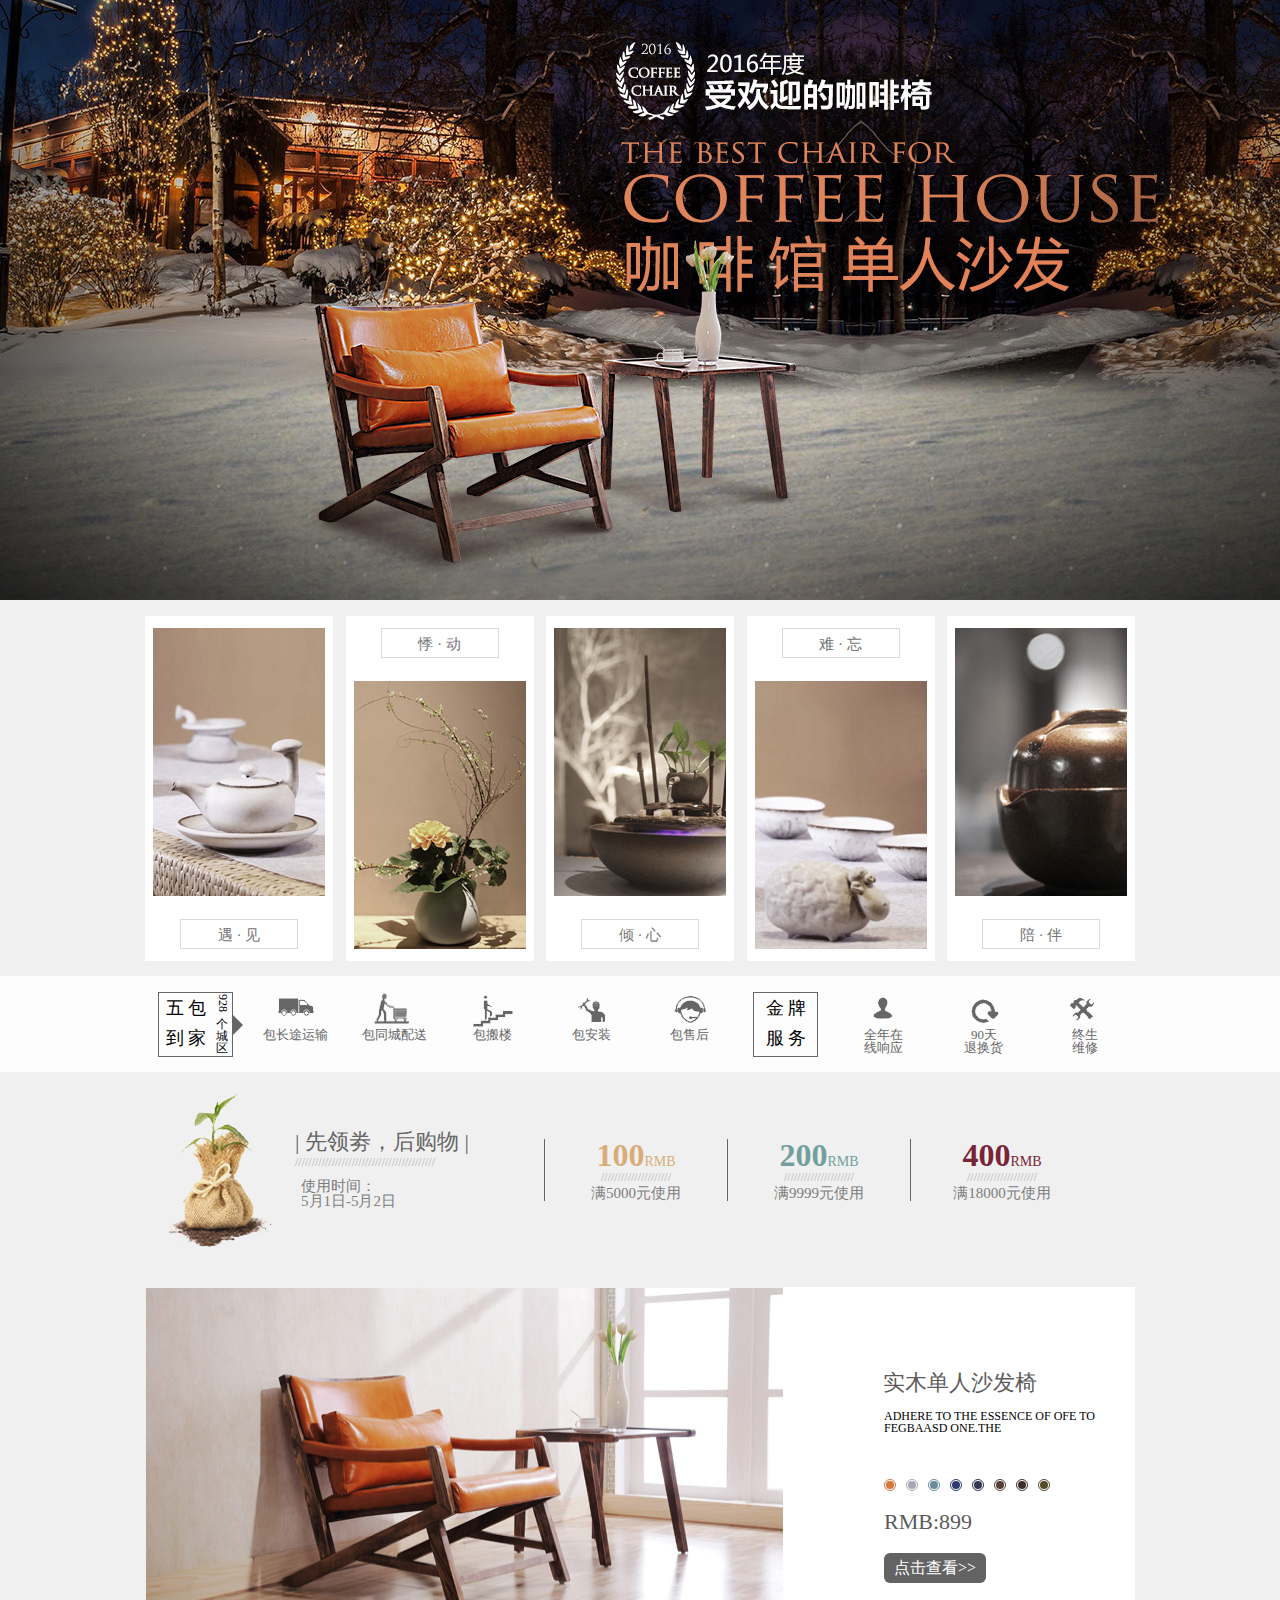
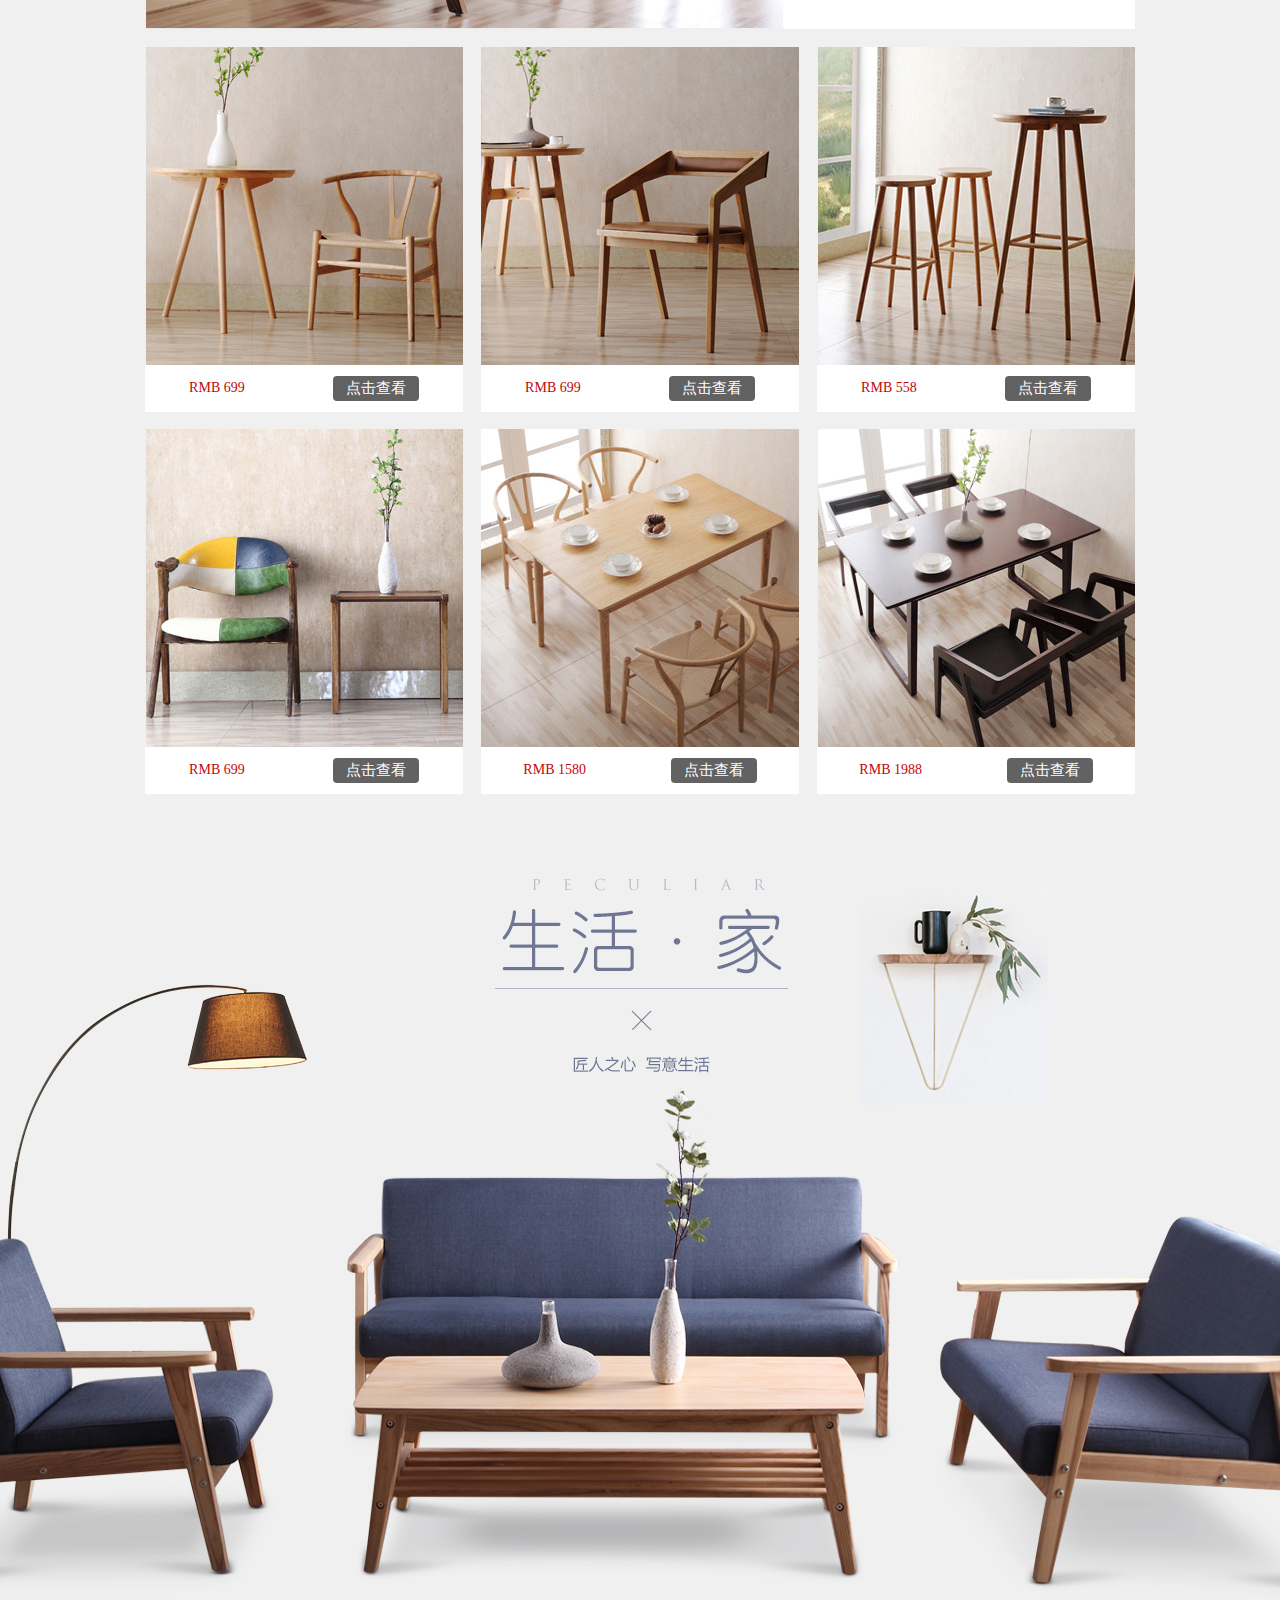
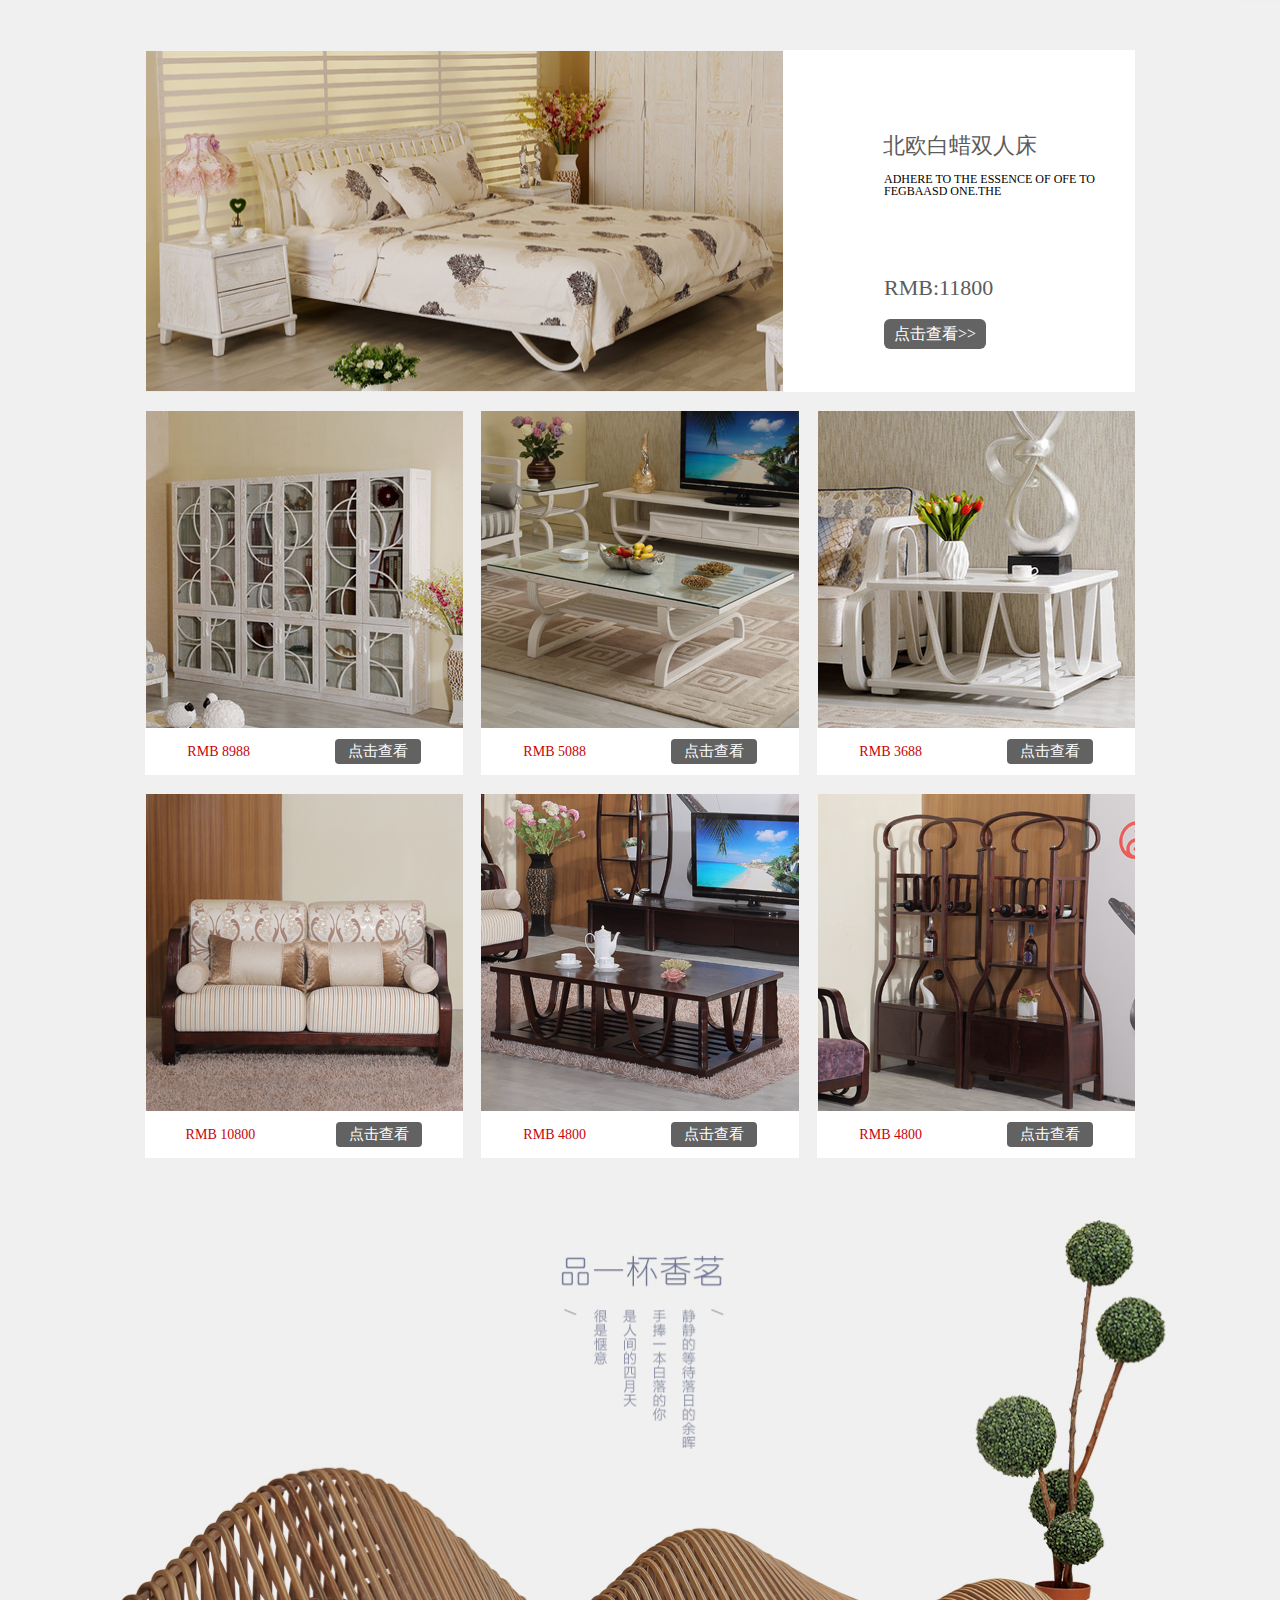
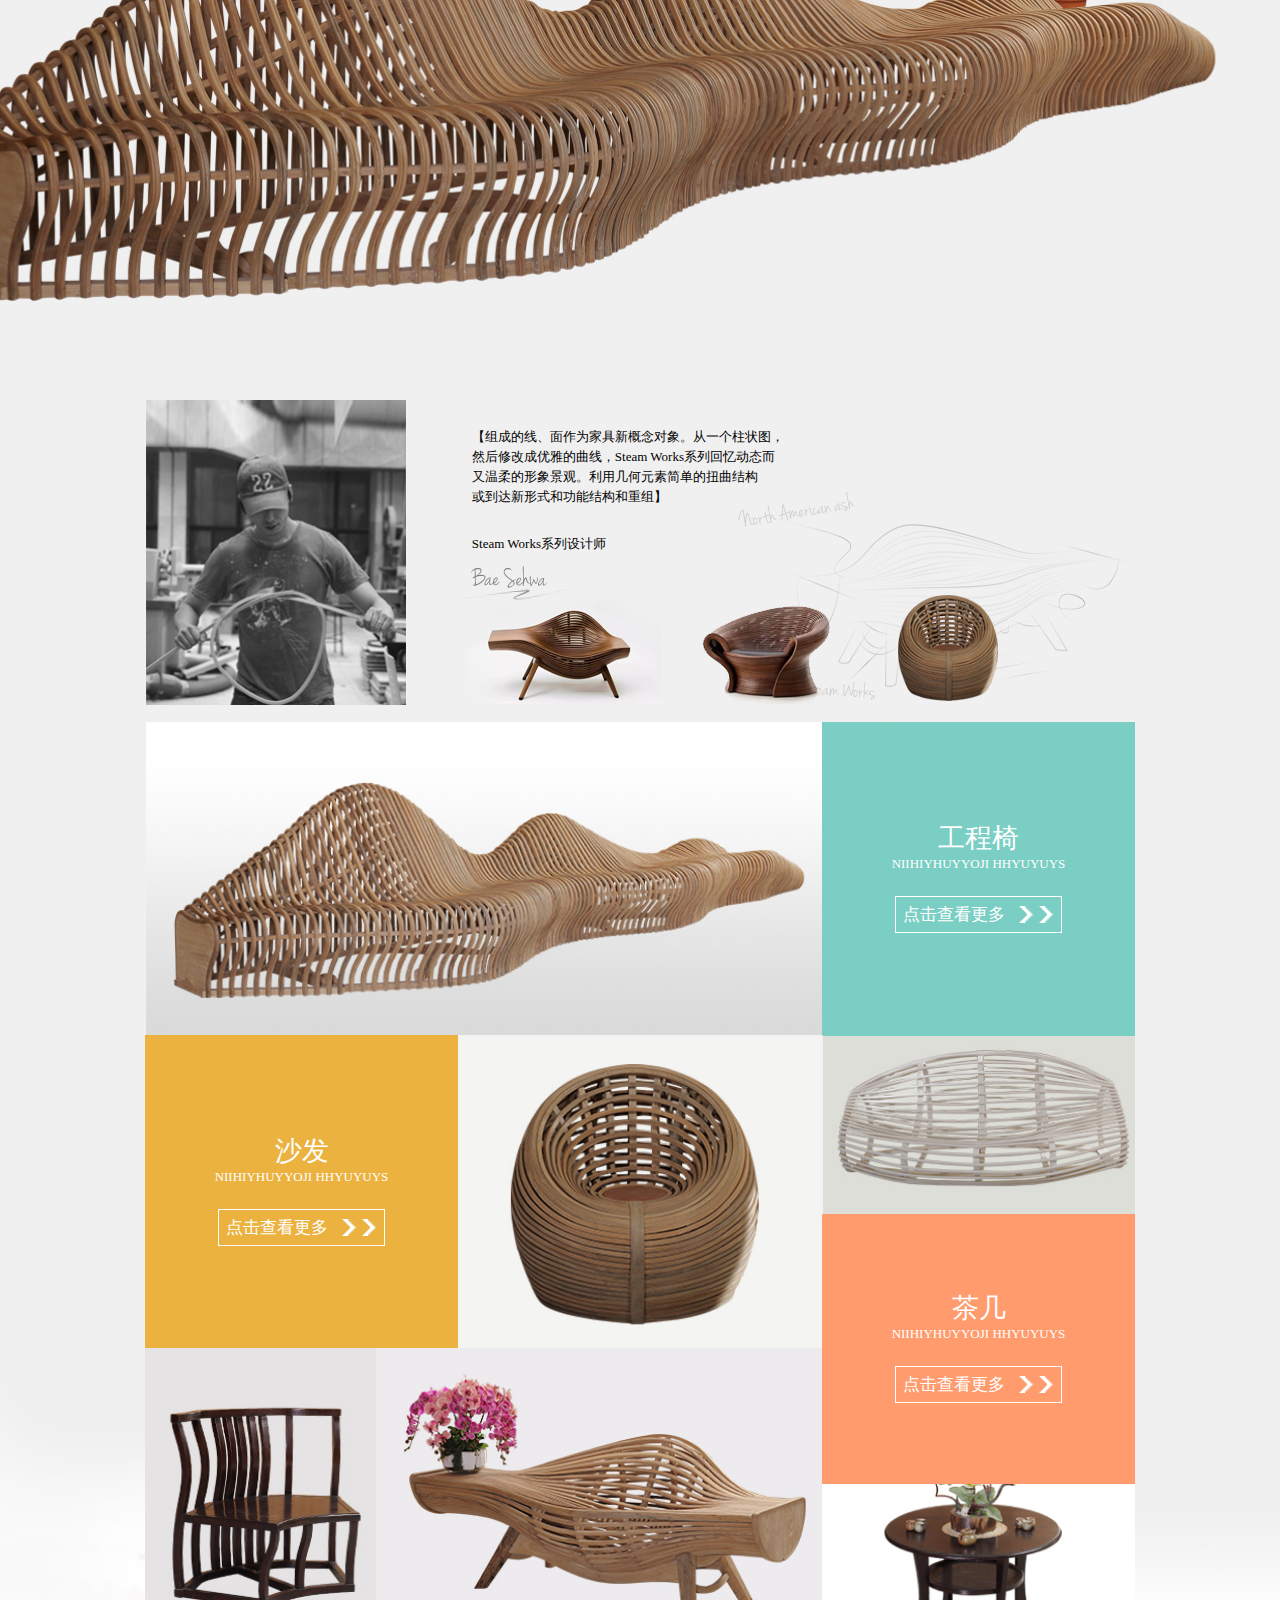
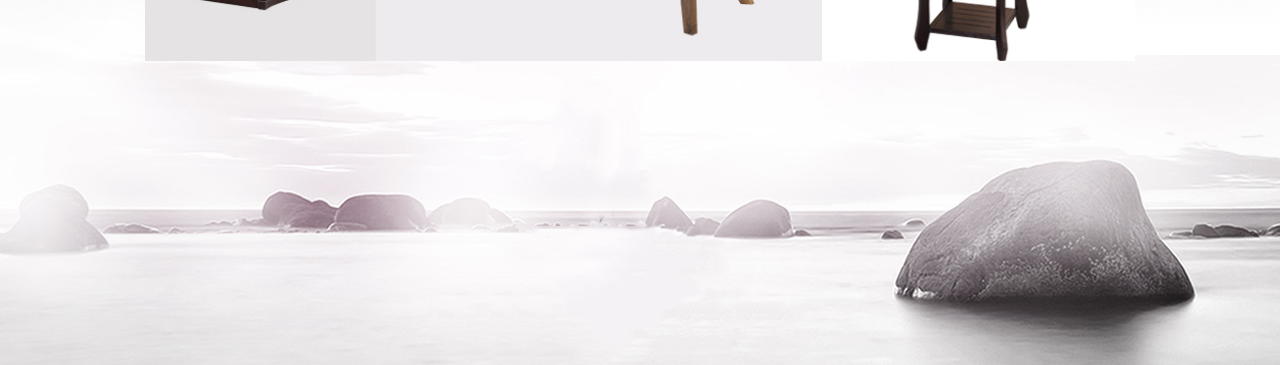
<file: 咖啡厅单人沙发/index.html>
<!DOCTYPE html>
<html lang="en">
<head>
	<meta charset="UTF-8">
	<title>单人沙发</title>
	<link rel="stylesheet" href="css/style.css">
</head>
<body>
	<header>
		<div class="banner"></div>
		<main>
			<ul>
				<li>
					<div class="img_banner"></div>
					<div class="Button">
						<a href="#">遇 · 见</a>
					</div>
				</li>
				<li>
					<div class="Button">
						<a href="#">悸 · 动</a>
					</div>
					<div class="img_banner"></div>
				</li>
				<li>
					<div class="img_banner"></div>
					<div class="Button">
						<a href="#">倾 · 心</a>
					</div>
				</li>
				<li>
					<div class="Button">
						<a href="#">难 · 忘</a>
					</div>
					<div class="img_banner"></div>
				</li>
				<li>
					<div class="img_banner"></div>
					<div class="Button">
						<a href="#">陪 · 伴</a>
					</div>
				</li>
			</ul>
		</main>
		<div class="head_foot">
			<div class="nav">
				<div class="left_nav">
					<div class="Title">
						<p>五包到家</p>
						<i>928</i><span>个城区</span>
						<div class="Arrow"></div>
					</div>
					<div class="Icon">
						<i></i><p>包长途运输</p>
					</div>
					<div class="Icon">
						<i></i><p>包同城配送</p>
					</div>
					<div class="Icon">
						<i></i><p>包搬楼</p>
					</div>
					<div class="Icon">
						<i></i><p>包安装</p>
					</div>
					<div class="Icon">
						<i></i><p>包售后</p>
					</div>
				</div>
				<div class="right_nav">
					<div class="Title">
						<p>金牌服务</p>
					</div>
					<div class="Icon">
						<i></i><p>全年在<br>线响应</p>
					</div>
					<div class="Icon">
						<i></i><p>90天<br>退换货</p>
					</div>
					<div class="Icon">
						<i></i><p>终生<br>维修</p>
					</div>
				</div>
			</div>
		</div>
	</header>
	<div class="content">
		<div class="wood">
			<div class="wood_top">
				<div class="Title">
					<div class="img_left"></div>
					<div class="title_right">
						<p>| 先领劵，后购物 |</p>
						<i>//////////////////////////////////////////</i><br>
						<span>使用时间：<br>5月1日-5月2日</span>
					</div>
					<div class="Division"></div>
					<div class="subtitle">
						<p><b>100</b>RMB</p>
						<i>/////////////////////</i>
						<span>满5000元使用</span>
					</div>
					<div class="Division"></div>
					<div class="subtitle">
						<p><b>200</b>RMB</p>
						<i>/////////////////////</i>
						<span>满9999元使用</span>
					</div>
					<div class="Division"></div>
					<div class="subtitle">
						<p><b>400</b>RMB</p>
						<i>/////////////////////</i>
						<span>满18000元使用</span>
					</div>
				</div>
			</div>
			<div class="Sofa">
				<img src="img/24.png" alt="">
				<div class="text">
					<p>实木单人沙发椅</p><br>
					<span>ADHERE TO THE ESSENCE OF OFE TO FEGBAASD ONE.THE</span>
					<ul>
						<li><div></div></li>
						<li><div></div></li>
						<li><div></div></li>
						<li><div></div></li>
						<li><div></div></li>
						<li><div></div></li>
						<li><div></div></li>
						<li><div></div></li>
					</ul>
					<i>RMB:899</i>
					<div class="Button"><a href="#">点击查看>></a></div>
				</div>
			</div>
			<ul>
				<li>
					<div class="screenshot"></div>
					<div class="text">
						<span>RMB 699</span>
						<a href="#">点击查看</a>
					</div>
				</li>
				<li>
					<div class="screenshot"></div>
					<div class="text">
						<span>RMB 699</span>
						<a href="#">点击查看</a>
					</div>
				</li>
				<li>
					<div class="screenshot"></div>
					<div class="text">
						<span>RMB 558</span>
						<a href="#">点击查看</a>
					</div>
				</li>
			</ul>
			<ul>
				<li>
					<div class="screenshot"></div>
					<div class="text">
						<span>RMB 699</span>
						<a href="#">点击查看</a>
					</div>
				</li>
				<li>
					<div class="screenshot"></div>
					<div class="text">
						<span>RMB 1580</span>
						<a href="#">点击查看</a>
					</div>
				</li>
				<li>
					<div class="screenshot"></div>
					<div class="text">
						<span>RMB 1988</span>
						<a href="#">点击查看</a>
					</div>
				</li>
			</ul>
		</div>
	</div>
	<div class="banner"></div>
	<div class="bed">
		<div class="wood">
			<div class="Sofa">
				<img src="img/16.png" alt="">
				<div class="text">
					<p>北欧白蜡双人床</p><br>
					<span>ADHERE TO THE ESSENCE OF OFE TO FEGBAASD ONE.THE</span>
					<i>RMB:11800</i>
					<div class="Button"><a href="#">点击查看>></a></div>
				</div>
			</div>
			<ul>
				<li>
					<div class="screenshot"></div>
					<div class="text">
						<span>RMB 8988</span>
						<a href="#">点击查看</a>
					</div>
				</li>
				<li>
					<div class="screenshot"></div>
					<div class="text">
						<span>RMB 5088</span>
						<a href="#">点击查看</a>
					</div>
				</li>
				<li>
					<div class="screenshot"></div>
					<div class="text">
						<span>RMB 3688</span>
						<a href="#">点击查看</a>
					</div>
				</li>
			</ul>
			<ul>
				<li>
					<div class="screenshot"></div>
					<div class="text">
						<span>RMB 10800</span>
						<a href="#">点击查看</a>
					</div>
				</li>
				<li>
					<div class="screenshot"></div>
					<div class="text">
						<span>RMB 4800</span>
						<a href="#">点击查看</a>
					</div>
				</li>
				<li>
					<div class="screenshot"></div>
					<div class="text">
						<span>RMB 4800</span>
						<a href="#">点击查看</a>
					</div>
				</li>
			</ul>
		</div>
	</div>
	<div class="foot_banner"></div>
	<footer>
		<div class="content">
			<div class="foot_top">
				<img src="img/5.png" alt="">
				<div class="text">
					<p>【组成的线、面作为家具新概念对象。从一个柱状图，<br>然后修改成优雅的曲线，Steam Works系列回忆动态而<br>又温柔的形象景观。利用几何元素简单的扭曲结构<br>或到达新形式和功能结构和重组】</p>
					<p>Steam Works系列设计师</p>
				</div>
			</div>
			<main>
				<div class="blue_box">
					<div class="screenshot"></div>
					<div class="text">
						<p>工程椅</p>
						<span>NIIHIYHUYYOJI HHYUYUYS</span>
						<a href="#" class="Button">点击查看更多<i></i></a>
					</div>
				</div>
				<div class="yellow_box">
					<div class="text">
						<p>沙发</p>
						<span>NIIHIYHUYYOJI HHYUYUYS</span>
						<a href="#" class="Button">点击查看更多<i></i></a>
					</div>
					<div class="screenshot"></div>
					<div class="screenshot"></div>
				</div>
				<div class="orange_box">
					<div class="screenshot"></div>
					<div class="text">
						<p>茶几</p>
						<span>NIIHIYHUYYOJI HHYUYUYS</span>
						<a href="#" class="Button">点击查看更多<i></i></a>
					</div>
					<div class="screenshot"></div>
				</div>
			</main>
		</div>
	</footer>
</body>
</html>
</file>
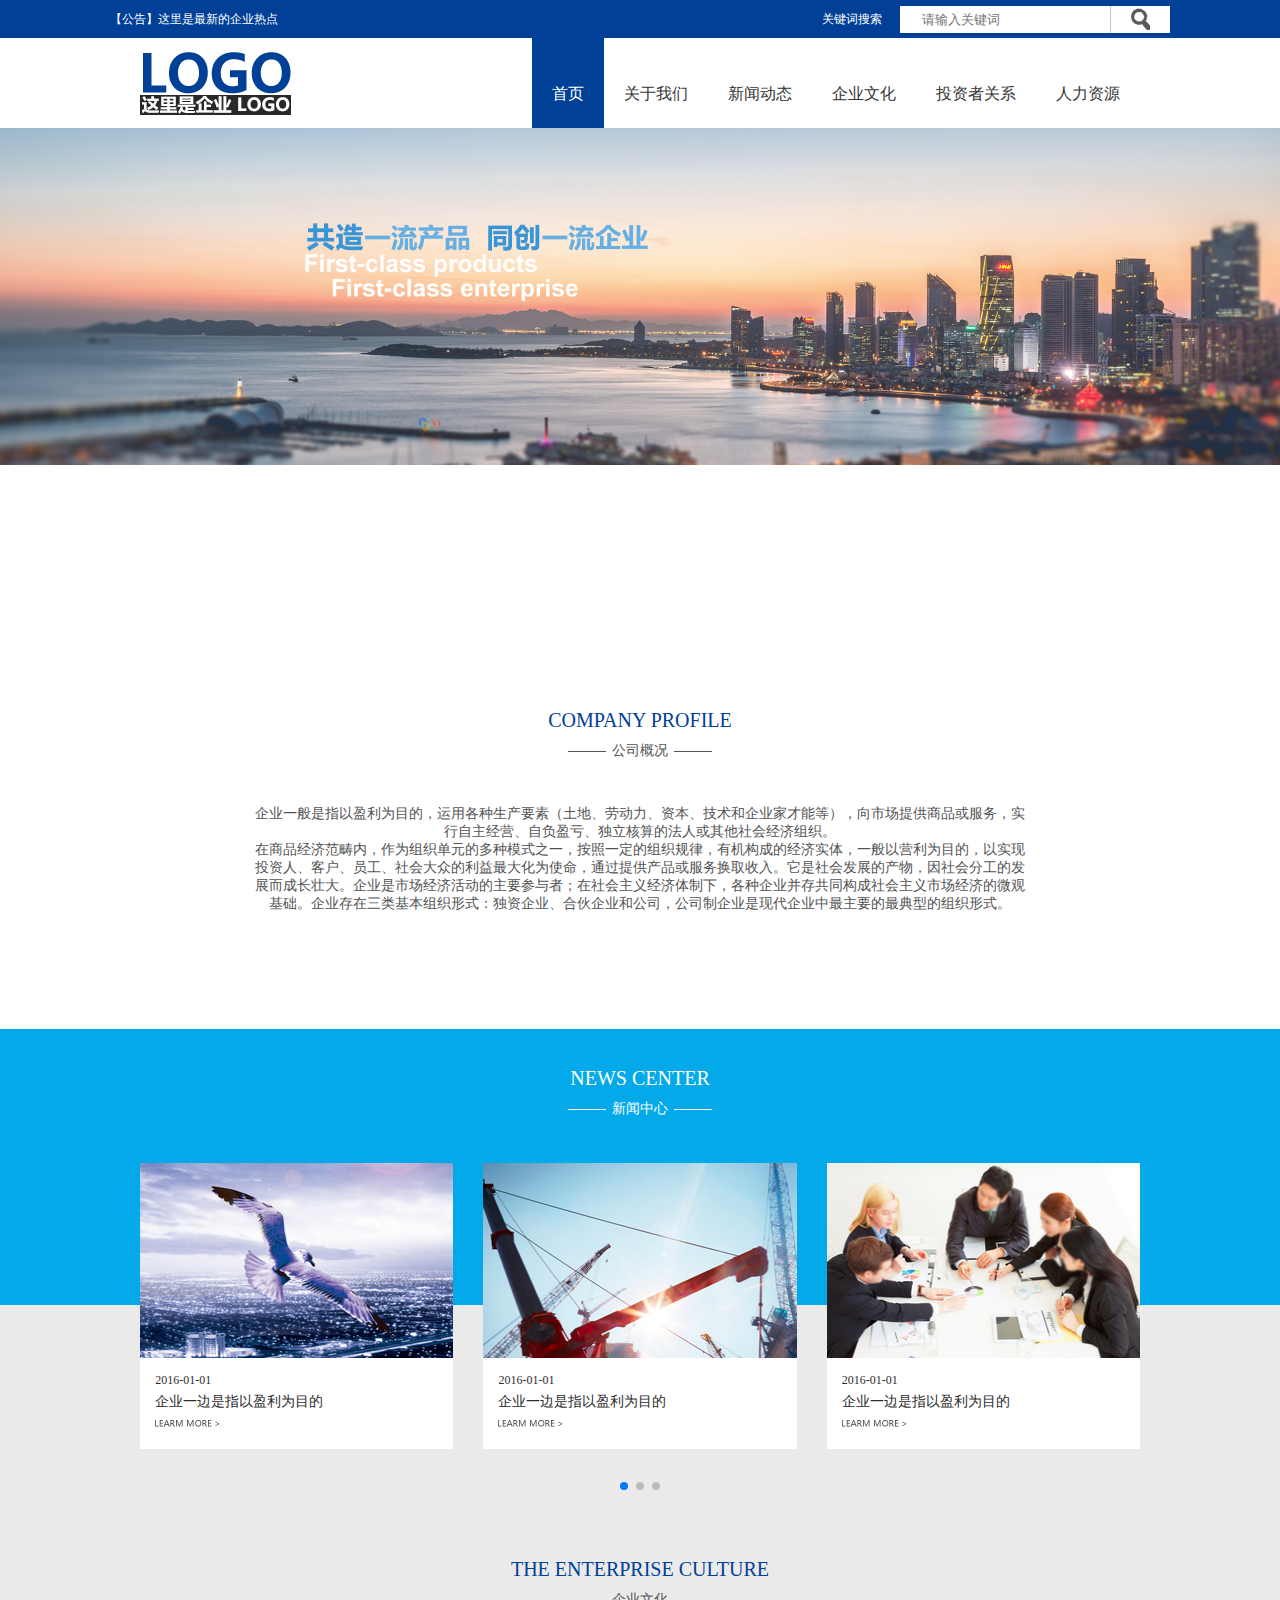
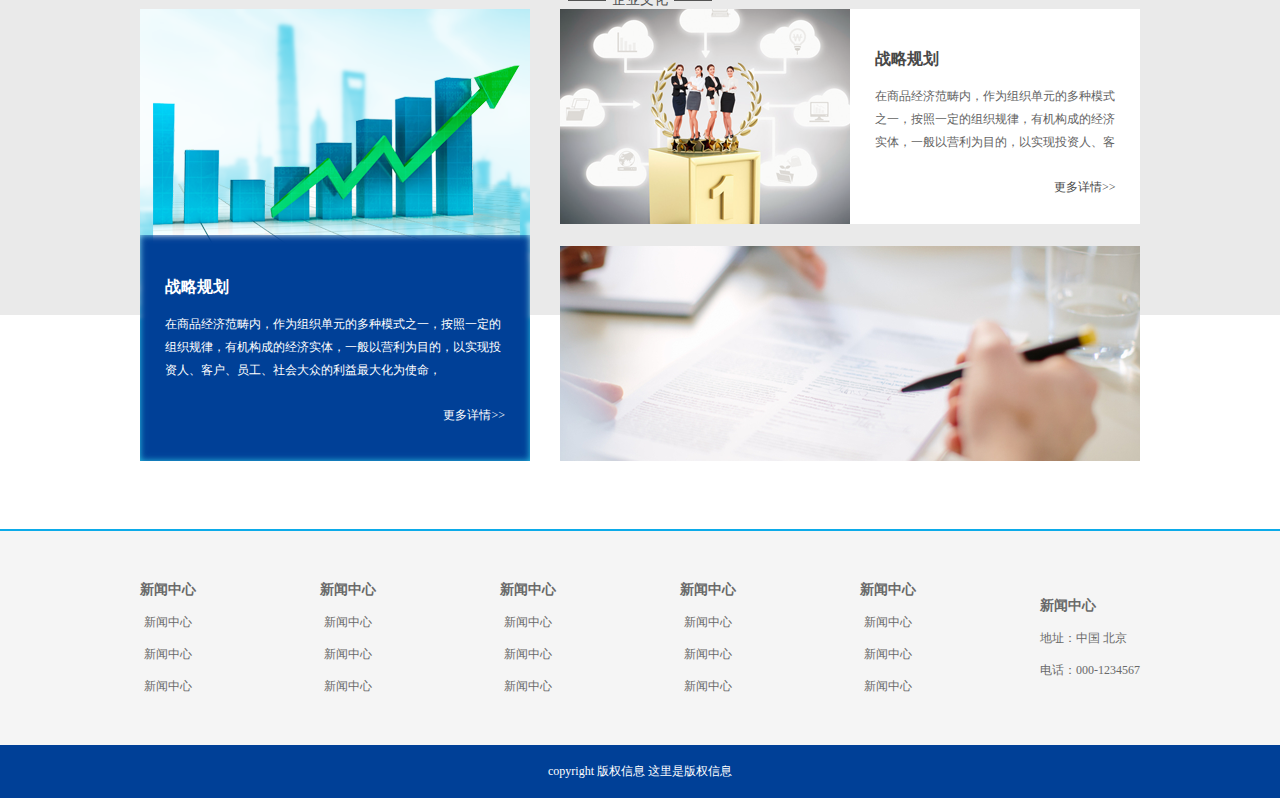
<file: 网站首页模板/index.html>
<!DOCTYPE html>
<html lang="en">
<head>
    <meta charset="UTF-8">
    <meta name="viewport" content="width=device-width, initial-scale=1.0">
    <meta http-equiv="X-UA-Compatible" content="ie=edge">
    <link rel="stylesheet" href="css/swiper.min.css">
    <link rel="stylesheet" href="css/index.css">
    <!-- <script src="https://code.jquery.com/jquery-3.3.1.js"></script> -->
    <script src="js/jquery-3.2.1.min.js"></script>
    <title>网站布局</title>
</head>
<body>
    <!-- 头部 -->
    <header>
        <div class="head_box">
            <div class="Notice">【公告】这里是最新的企业热点</div>
            <div class="search">
                <p>关键词搜索</p>
                <div class="search_box">
                    <input class="content" type="text" value="" placeholder="请输入关键词">
                    <input class="bth" type="button">
                </div>
            </div>
        </div>
    </header>
    <!-- 导航 -->
    <nav>
        <div class="logo"><img src="img/logo.png" alt=""></div>
        <ul id="nav">
            <li class = "tit">
                <a href="#"><span>首页</span></a>
                <ol>
                    <li><a href="#">首页</a></li>
                    <li><a href="#">首页</a></li>
                    <li><a href="#">首页</a></li>
                    <li><a href="#">首页</a></li>
                </ol>
            </li>
            <li class = "tit">
                <a href="#"><span>关于我们</span></a>
                <ol>
                    <li><a href="#">关于我们</a></li>
                    <li><a href="#">关于我们</a></li>
                    <li><a href="#">关于我们</a></li>
                    <li><a href="#">关于我们</a></li>
                </ol>
            </li>
            <li class = "tit">
                <a href="#"><span>新闻动态</span></a>
                <ol>
                    <li><a href="#">关于我们</a></li>
                    <li><a href="#">关于我们</a></li>
                    <li><a href="#">关于我们</a></li>
                    <li><a href="#">关于我们</a></li>
                </ol>
            </li>
            <li class = "tit">
                <a href="#"><span>企业文化</span></a>
                <ol>
                    <li><a href="#">关于我们</a></li>
                    <li><a href="#">关于我们</a></li>
                    <li><a href="#">关于我们</a></li>
                    <li><a href="#">关于我们</a></li>
                </ol>
            </li>
            <li class = "tit">
                <a href="#"><span>投资者关系</span></a>
                <ol>
                    <li><a href="#">投资者关系</a></li>
                    <li><a href="#">投资者关系</a></li>
                    <li><a href="#">投资者关系</a></li>
                    <li><a href="#">投资者关系</a></li>
                </ol>
            </li>
            <li class = "tit">
                <a href="#"><span>人力资源</span></a>
                <ol>
                    <li><a href="#">关于我们</a></li>
                    <li><a href="#">关于我们</a></li>
                    <li><a href="#">关于我们</a></li>
                    <li><a href="#">关于我们</a></li>
                </ol>
            </li>
        </ul>
    </nav>
    <script>
        $('#nav .tit').mouseenter(function(){
            var idx = $(this).index();
            $('.tit ol').eq(idx).stop().slideDown(300);
        })
        $('#nav .tit').mouseleave(function(){
            var idx = $(this).index();
            $('.tit ol').eq(idx).stop()
            .slideUp(300);
        })
    </script>
    <!-- banner -->
    <div class="banner">
        <img src="img/banner.png" alt="">
    </div>
    <!-- 公司概况 -->
    <div class="Company_profile">
        <div class="tit">COMPANY PROFILE</div>
        <p>公司概况</p>
        <span>企业一般是指以盈利为目的，运用各种生产要素（土地、劳动力、资本、技术和企业家才能等），向市场提供商品或服务，实行自主经营、自负盈亏、独立核算的法人或其他社会经济组织。<br>在商品经济范畴内，作为组织单元的多种模式之一，按照一定的组织规律，有机构成的经济实体，一般以营利为目的，以实现投资人、客户、员工、社会大众的利益最大化为使命，通过提供产品或服务换取收入。它是社会发展的产物，因社会分工的发展而成长壮大。企业是市场经济活动的主要参与者；在社会主义经济体制下，各种企业并存共同构成社会主义市场经济的微观基础。企业存在三类基本组织形式：独资企业、合伙企业和公司，公司制企业是现代企业中最主要的最典型的组织形式。</span>
    </div>
    <!-- 新闻中心&企业文化 -->
    <main>
        <div class="bg_01"></div>
        <div class="bg_02"></div>
        <!-- 新闻中心 -->
        <div class="News_Center">
            <div class="tit">NEWS CENTER</div>
            <p class="tit_name">新闻中心</p>
            <div class="box">
                <!-- Swiper -->
                <div class="swiper-container">
                <div class="swiper-wrapper">
                    <div class="swiper-slide">
                        <img src="img/bg01.png" alt="">
                        <div class="content">
                            <p>2016-01-01</p>
                            <h1>企业一边是指以盈利为目的</h1>
                            <span><img src="img/LEARMMORE.png" alt=""></span>
                        </div>
                    </div>
                    <div class="swiper-slide">
                        <img src="img/bg02.png" alt="">
                        <div class="content">
                                <p>2016-01-01</p>
                                <h1>企业一边是指以盈利为目的</h1>
                                <span><img src="img/LEARMMORE.png" alt=""></span>
                            </div>
                    </div>
                    <div class="swiper-slide">
                        <img src="img/bg03.png" alt="">
                        <div class="content">
                            <p>2016-01-01</p>
                            <h1>企业一边是指以盈利为目的</h1>
                            <span><img src="img/LEARMMORE.png" alt=""></span>
                        </div>
                    </div>
                    <div class="swiper-slide">
                        <img src="img/bg01.png" alt="">
                        <div class="content">
                            <p>2016-01-01</p>
                            <h1>企业一边是指以盈利为目的</h1>
                            <span><img src="img/LEARMMORE.png" alt=""></span>
                        </div>
                    </div>
                    <div class="swiper-slide">
                        <img src="img/bg02.png" alt="">
                        <div class="content">
                            <p>2016-01-01</p>
                            <h1>企业一边是指以盈利为目的</h1>
                            <span><img src="img/LEARMMORE.png" alt=""></span>
                        </div>
                    </div>
                </div>
                <!-- Add Pagination -->
                <div class="swiper-pagination"></div>
                </div>
                <!-- Swiper JS -->
                <script src="js/swiper.min.js"></script>
    
                <!-- Initialize Swiper -->
                <script>
                var swiper = new Swiper('.swiper-container', {
                slidesPerView: 3,
                spaceBetween: 30,
                pagination: {
                el: '.swiper-pagination',
                clickable: true,
                },
                 });
      </script>
            </div>
        </div>
        <!-- 企业文化 -->
        <div class="corporate_culture">
            <div class="tit">THE ENTERPRISE CULTURE</div>
            <p class="tit_name">企业文化</p>
            <div class="content">
                <div class="bg_left">
                    <img src="img/zlgz.png" alt="">
                    <div class="bg_text">
                        <h1>战略规划</h1>
                        <p>在商品经济范畴内，作为组织单元的多种模式之一，按照一定的组织规律，有机构成的经济实体，一般以营利为目的，以实现投资人、客户、员工、社会大众的利益最大化为使命，</p>
                        <a href="#">更多详情>></a>
                    </div>
                </div>
                <div class="bg_right">
                        <div class="bg01">
                            <img src="img/jzg.png" alt="">
                            <div class="text">
                                <h1>战略规划</h1>
                                <p>在商品经济范畴内，作为组织单元的多种模式之一，按照一定的组织规律，有机构成的经济实体，一般以营利为目的，以实现投资人、客</p>
                                <a href="#">更多详情>></a>
                            </div>
                        </div>
                        <div class="bg02"><img src="img/bg.png" alt=""></div>
                    </div>
            </div>
        </div>
    </main>
    <!-- 尾部 -->
    <footer>
        <ul>
            <li>
                <p>新闻中心</p>
                <span>新闻中心</span>
                <span>新闻中心</span>
                <span>新闻中心</span>
            </li>
            <li>
                <p>新闻中心</p>
                <span>新闻中心</span>
                <span>新闻中心</span>
                <span>新闻中心</span>
            </li>
            <li>
                <p>新闻中心</p>
                <span>新闻中心</span>
                <span>新闻中心</span>
                <span>新闻中心</span>
            </li>
            <li>
                <p>新闻中心</p>
                <span>新闻中心</span>
                <span>新闻中心</span>
                <span>新闻中心</span>
            </li>
            <li>
                <p>新闻中心</p>
                <span>新闻中心</span>
                <span>新闻中心</span>
                <span>新闻中心</span>
            </li>
            <li>
                <p>新闻中心</p>
                <span>地址：中国 北京</span>
                <span>电话：000-1234567</span>
            </li>
        </ul>
        <div class="bottom">copyright  版权信息  这里是版权信息</div>
    </footer>
</body>
</html>
</file>
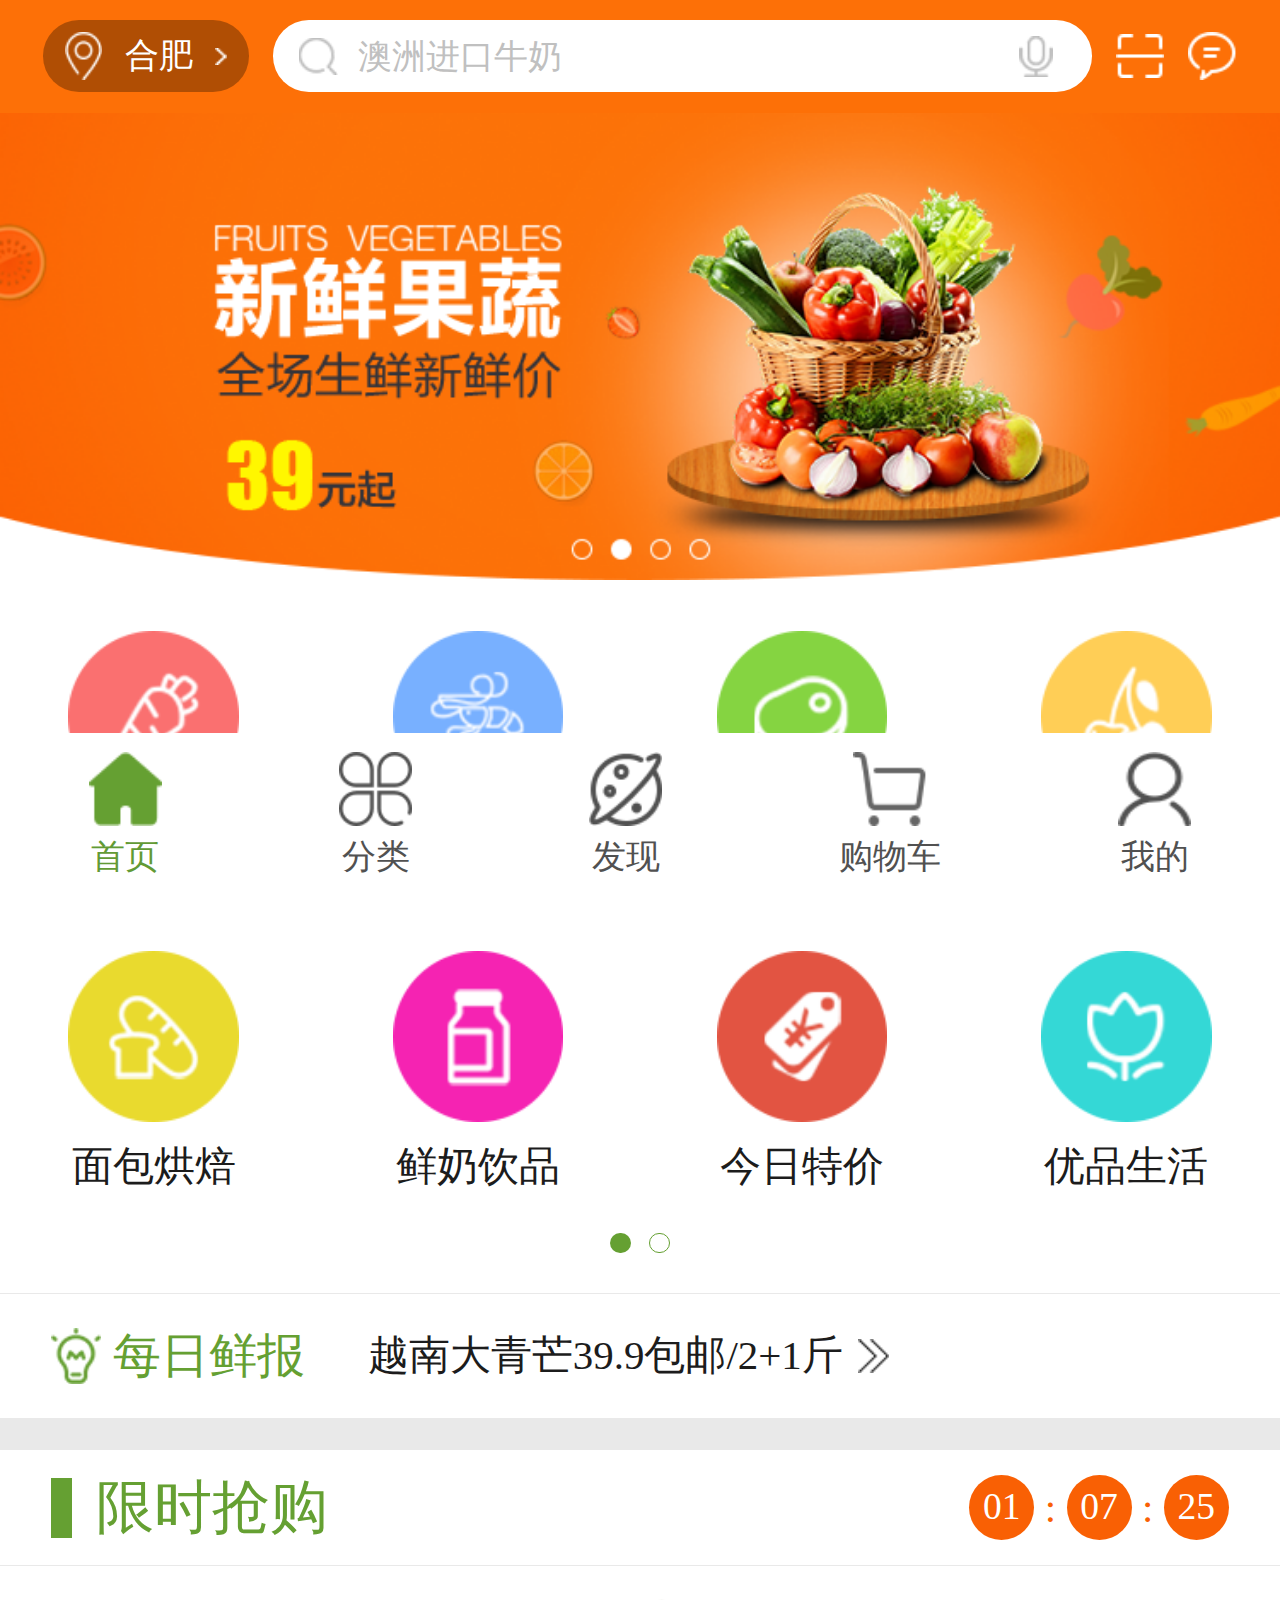
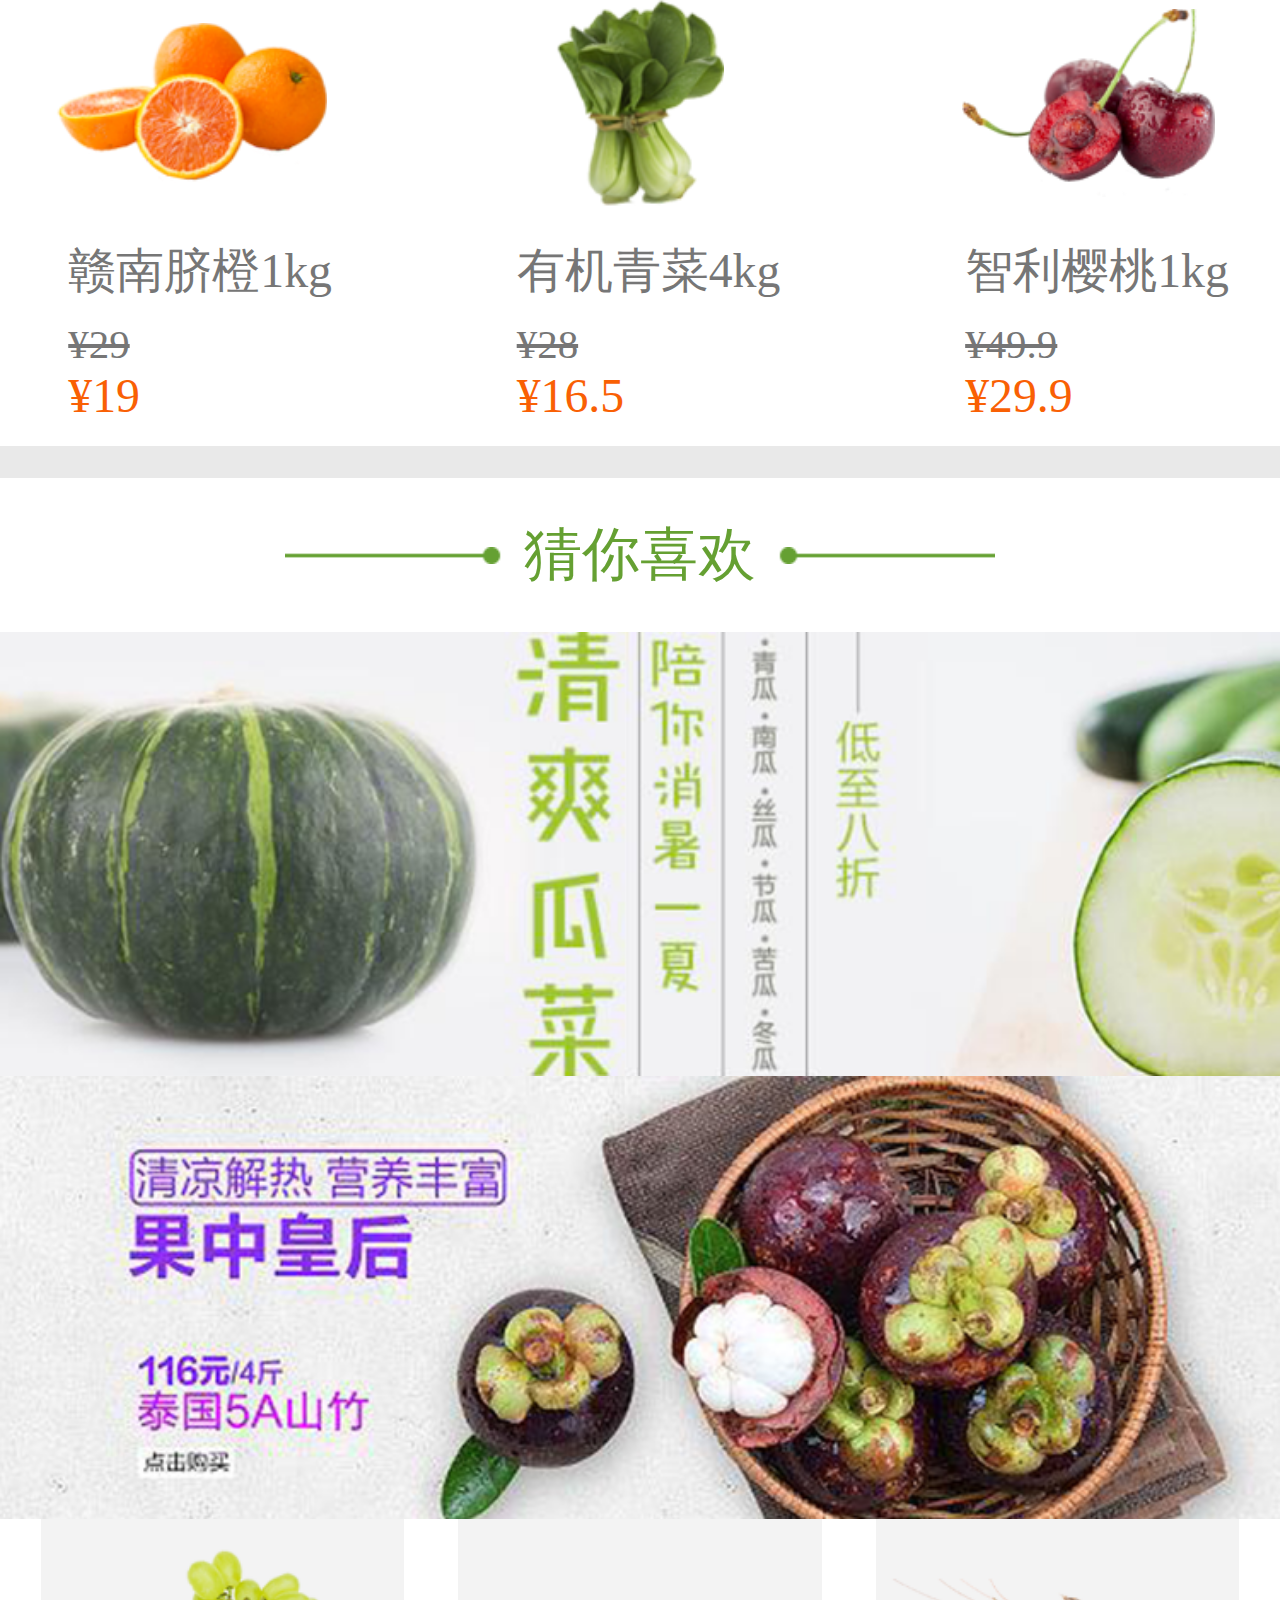
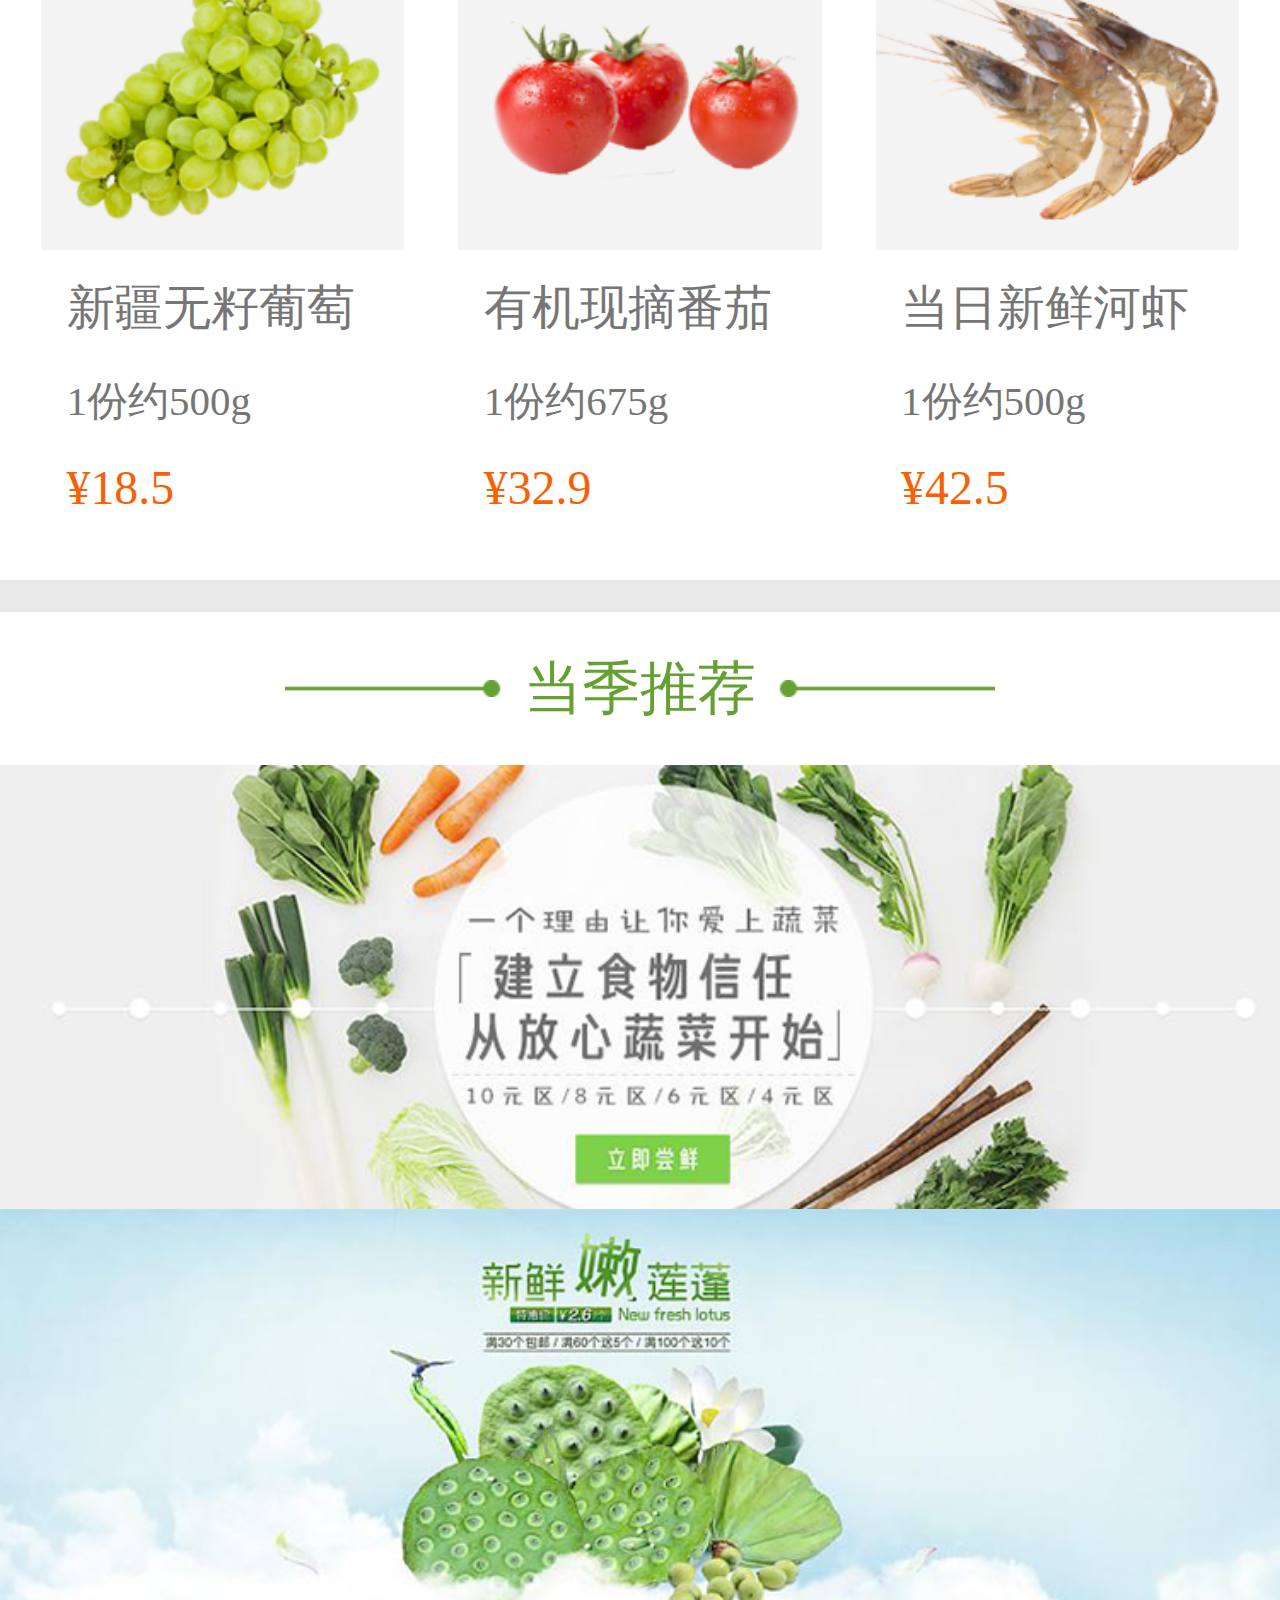
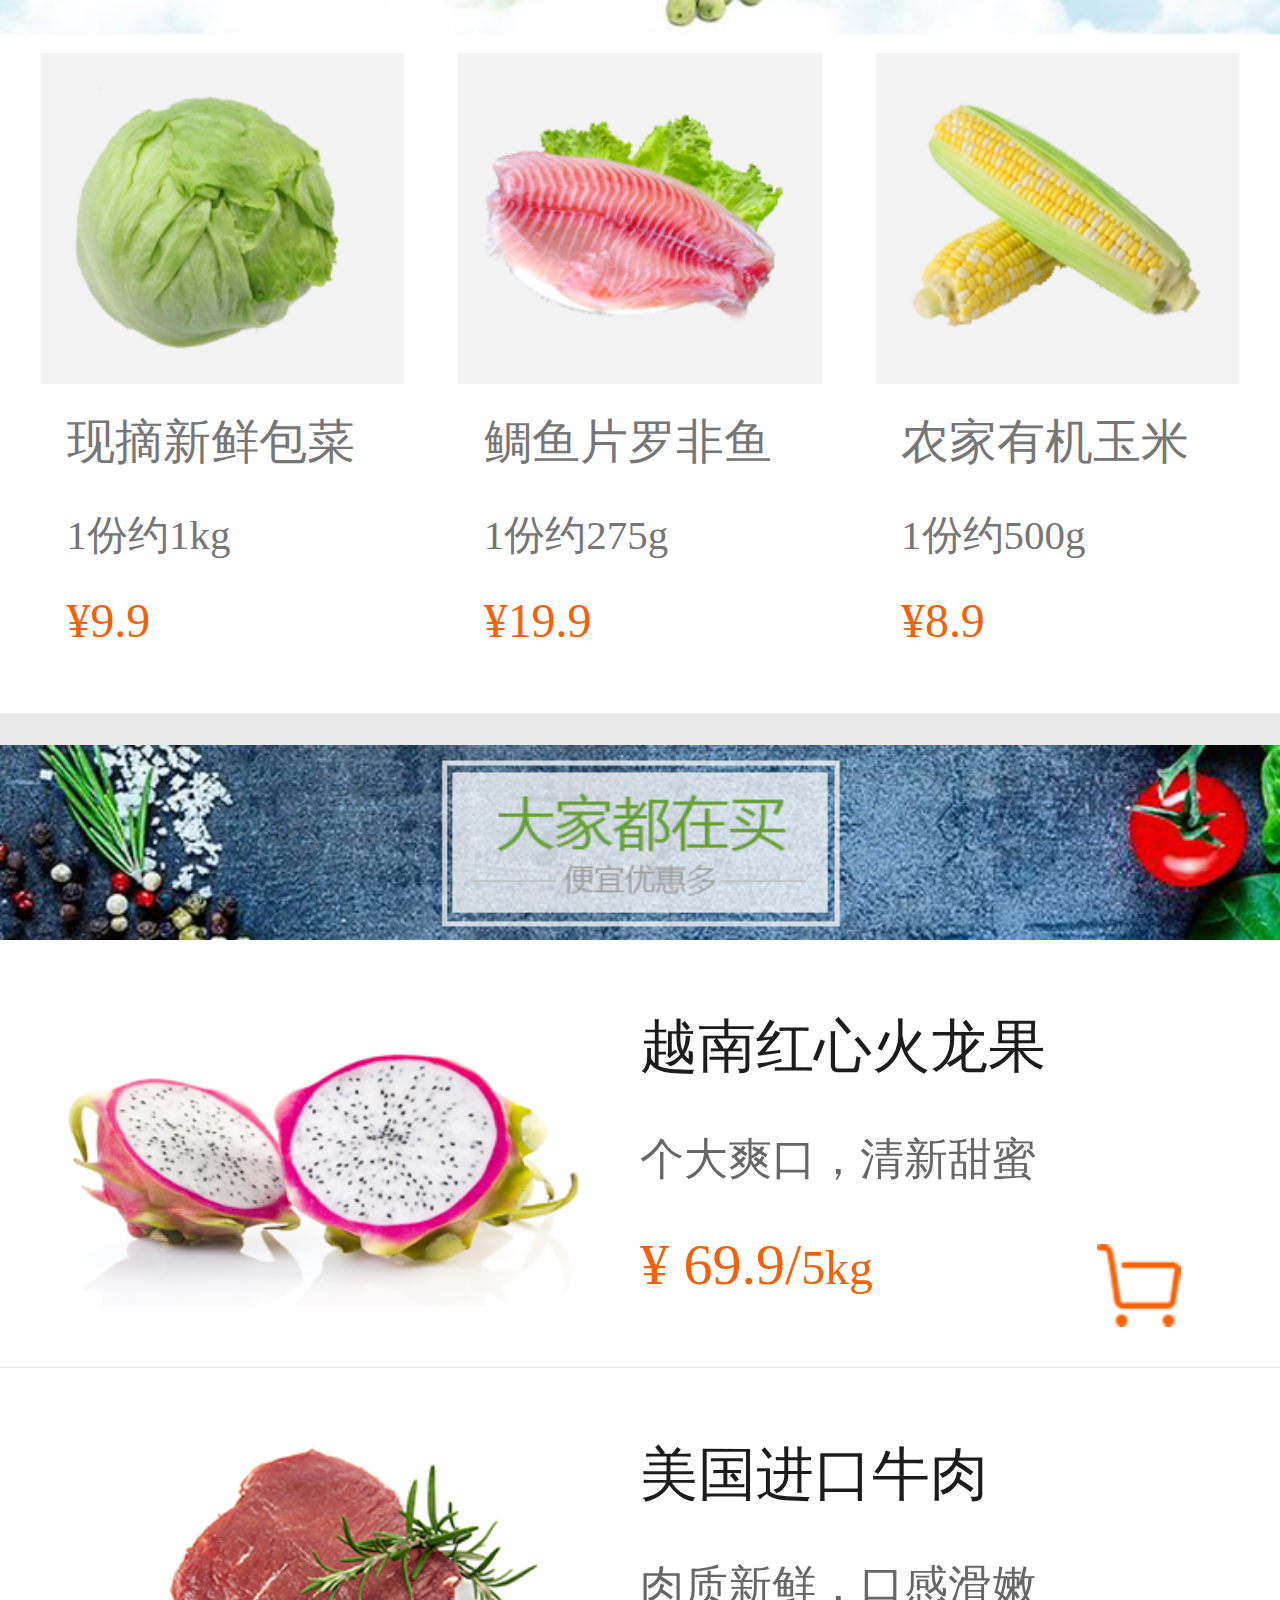
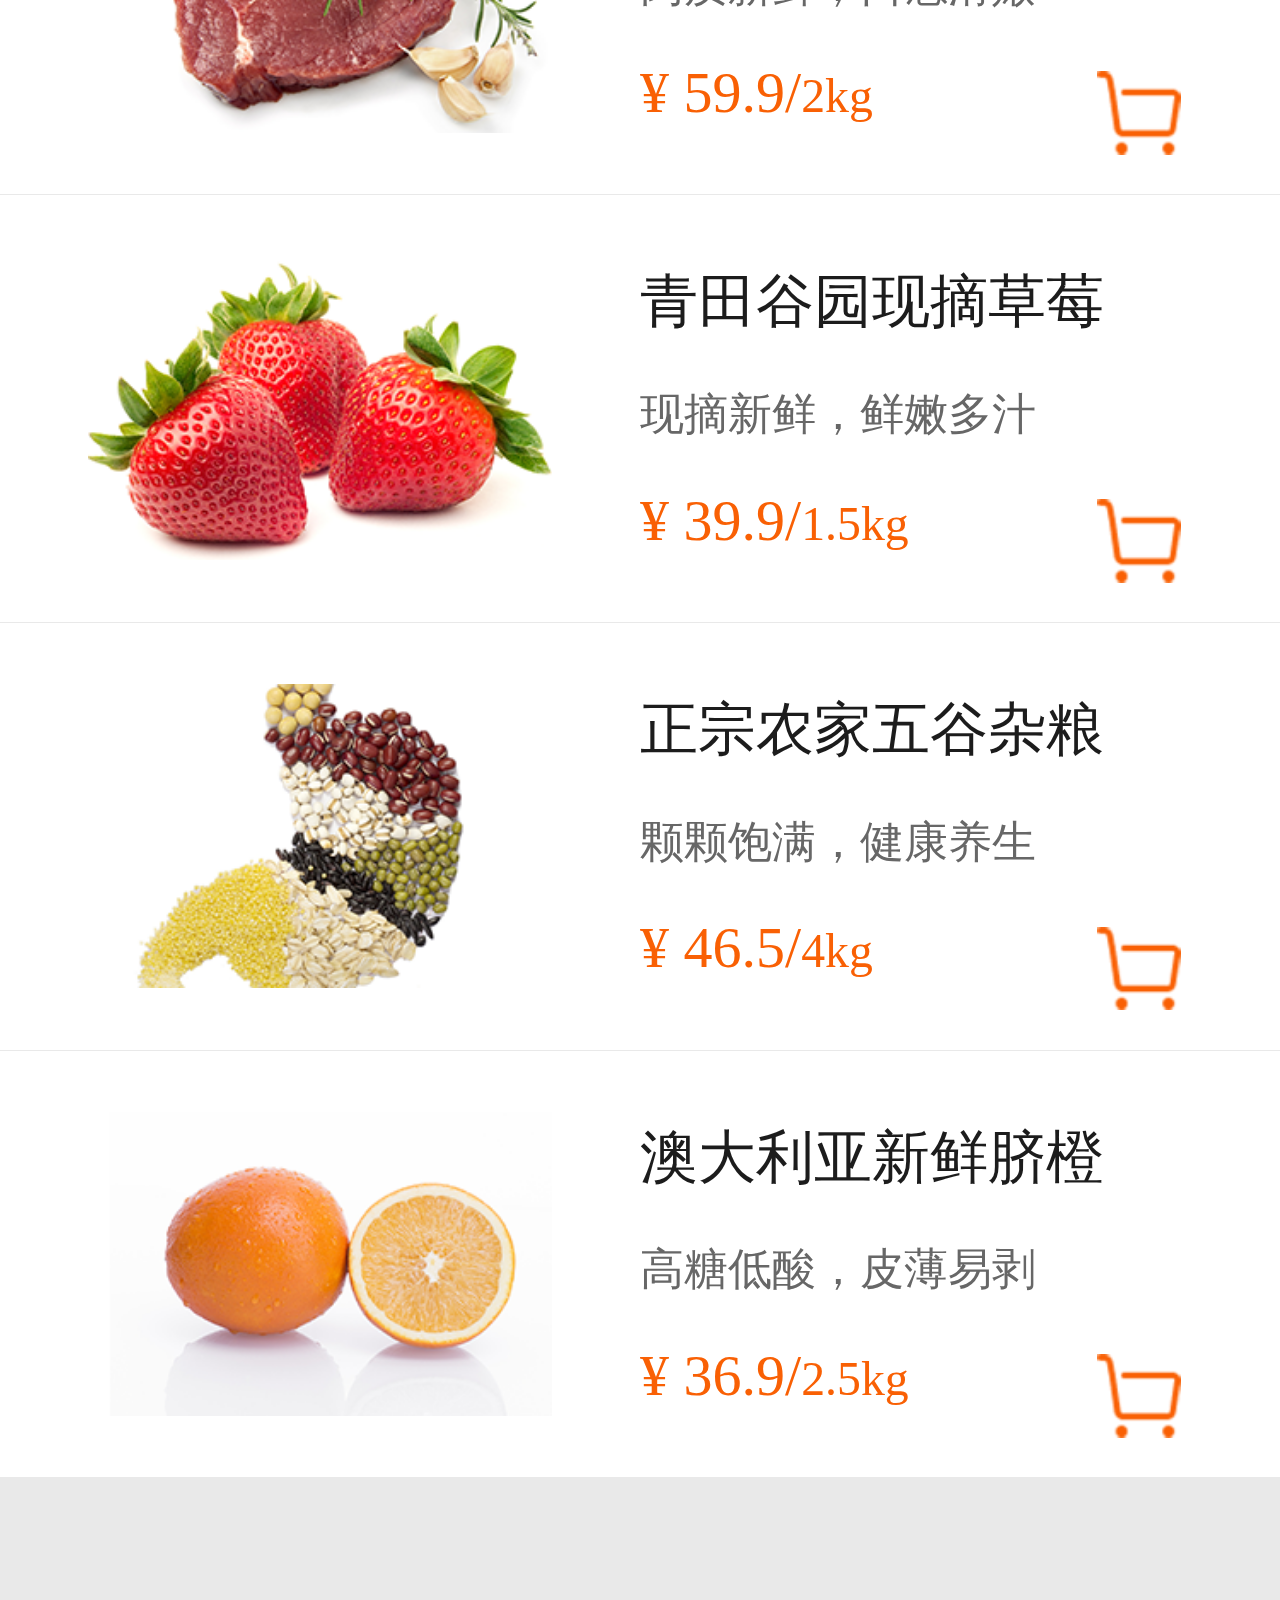
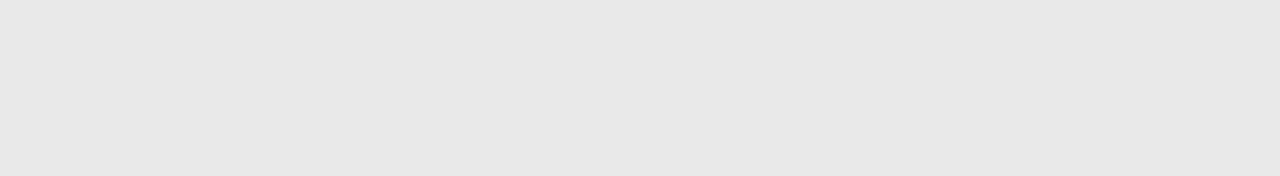
<file: 新鲜果蔬/xinxianguoshu/index.html>
<!DOCTYPE html>
<html lang="en">
<head>
    <meta charset="UTF-8">
    <meta name="viewport" content="width=device-width, initial-scale=1.0">
    <meta http-equiv="X-UA-Compatible" content="ie=edge">
    <link rel="stylesheet" href="css/index.css">
    <title>首页</title>
</head>
<body>
    <script>
        var pixelRatio = 1 / window.devicePixelRatio;
        document.write('<meta name="viewport" content="width=device-width,initial-scale=' + pixelRatio + ',minimum-scale=' + pixelRatio + ',maximum-scale=' + pixelRatio + '" />');
        var html = document.getElementsByTagName('html')[0];
        var pageWidth = html.getBoundingClientRect().width;
        html.style.fontSize = pageWidth / 10 + "px";
    </script>
    <!-- 头部 -->
    <header>
        <a href="#" class="Location">
            <div class="Location_bg">
                <img src="img/location_light.png" alt="">
            </div>
            <p>合肥</p>
            <div class="Location_right">
                <img src="img/right.png" alt="">
            </div>
        </a>
        <div class="search">
            <input type="text" value="" placeholder="澳洲进口牛奶">
            <div class="search_bg_left">
                <img src="img/search.png" alt="">
            </div>
            <div class="search_bg_right">
                <img src="img/voice.png" alt="">
            </div>
        </div>
        <div class="scanning">
            <img src="img/scan.png" alt="">
        </div>
        <div class="comment">
            <img src="img/message.png" alt="">
        </div>
    </header>
    <!-- banner -->
    <div class="banner">
        <img src="img/banner.png" alt="">
    </div>
    <!-- 导航 -->
    <nav>
        <ul>
            <li>
                <div class="Icon">
                    <img src="img/shenxianshucai.png" alt="">
                </div>
                <p>新鲜蔬菜</p>
            </li>
            <li>
                <div class="Icon">
                    <img src="img/haixianshuichan.png" alt="">
                </div>
                <p>海鲜水产</p>
            </li>
            <li>
                <div class="Icon">
                    <img src="img/rouqingdanlei.png" alt="">
                </div>
                <p>肉禽蛋类</p>
            </li>
            <li>
                <div class="Icon">
                    <img src="img/binfenshuiguo.png" alt="">
                </div>
                <p>缤纷水果</p>
            </li>
        </ul>
        <ul>
            <li>
                <div class="Icon">
                    <img src="img/mianbao.png" alt="">
                </div>
                <p>面包烘焙</p>
            </li>
            <li>
                <div class="Icon">
                    <img src="img/xiannai.png" alt="">
                </div>
                <p>鲜奶饮品</p>
            </li>
            <li>
                <div class="Icon">
                    <img src="img/tejia.png" alt="">
                </div>
                <p>今日特价</p>
            </li>
            <li>
                <div class="Icon">
                    <img src="img/youpinshenghuo.png" alt="">
                </div>
                <p>优品生活</p>
            </li>
        </ul>
        <div class="bth">
            <div class="bth_left"></div>
            <bth class="bth_right"></bth>
        </div>
        <div class="Recommend">
            <div class="Recommend_bg">
                <img src="img/dengpao.png" alt="">
            </div>
            <p>每日鲜报</p>
            <span>越南大青芒39.9包邮/2+1斤</span>
            <div class="More">
                <img src="img/genduo.png" alt="">
            </div>
        </div>
    </nav>
    <!-- 限时抢购 -->
    <div class="Limited_time">
        <div class="tit">
            <div class="tit_text">
                <div class="decorate"></div>
                <p>限时抢购</p>
            </div>
            <div class="tit_time">
                <div class="circular">
                    <span>01</span>
                </div>
                <p>:</p>
                <div class="circular">
                    <span>07</span>
                </div>
                <p>:</p>
                <div class="circular">
                    <span>25</span>
                </div>
            </div>
        </div>
        <ul>
            <li>
                <a href="details.html" class="bg">
                    <div class="orange">
                        <img src="img/juzi.png" alt="">
                    </div>
                </a>
                <h1>赣南脐橙1kg</h1>
                <del>¥29</del>
                <p>¥19</p>
            </li>
            <li>
                <a href="details.html" class="bg">
                    <div class="Greens">
                        <img src="img/qincai.png" alt="">
                    </div>
                </a>
                <h1>有机青菜4kg</h1>
                <del>¥28</del>
                <p>¥16.5</p>
            </li>
            <li>
                <a href="details.html" class="bg">
                    <div class="Cherry">
                        <img src="img/yintao.png" alt="">
                    </div>
                </a>
                <h1>智利樱桃1kg</h1>
                <del>¥49.9</del>
                <p>¥29.9</p>
            </li>
        </ul>
    </div>
    <!-- 猜你喜欢 -->
    <div class="Recommend">
        <div class="tit">猜你喜欢</div>
        <div class="you_love_banner">
            <img src="img/banner_02.png" alt="">
        </div>
        <div class="you_love_banner">
            <img src="img/banner_03.png" alt="">
        </div>
        <ul>
            <li>
                <div class="bg">
                    <img src="img/putao.png" alt="">
                </div>
                <h1>新疆无籽葡萄</h1>
                <p>1份约500g</p>
                <span>¥18.5</span>
            </li>
            <li>
                <div class="bg">
                    <img src="img/fanqie.png" alt="">
                </div>
                <h1>有机现摘番茄</h1>
                <p>1份约675g</p>
                <span>¥32.9</span>
            </li>
            <li>
                <div class="bg">
                    <img src="img/hexia.png" alt="">
                </div>
                <h1>当日新鲜河虾</h1>
                <p>1份约500g</p>
                <span>¥42.5</span>
            </li>
        </ul>
    </div>
    <!-- 当季推荐 -->
    <div class="Recommend">
        <div class="tit">当季推荐</div>
        <div class="you_love_banner">
                <img src="img/banner_04.png" alt="">
            </div>
            <div class="you_love_banner">
                <img src="img/banner_05.png" alt="">
            </div>
        <ul>
            <li>
                <div class="bg">
                    <img src="img/baocai.png" alt="">
                </div>
                <h1>现摘新鲜包菜</h1>
                <p>1份约1kg</p>
                <span>¥9.9</span>
            </li>
            <li>
                <div class="bg">
                    <img src="img/luofeiyu.png" alt="">
                </div>
                <h1>鲷鱼片罗非鱼</h1>
                <p>1份约275g</p>
                <span>¥19.9</span>
            </li>
            <li>
                <div class="bg">
                    <img src="img/yumi.png" alt="">
                </div>
                <h1>农家有机玉米</h1>
                <p>1份约500g</p>
                <span>¥8.9</span>
            </li>
        </ul>
    </div>
    <!-- 大家都在买 -->
    <div class="Are_buying">
        <div class="Are_buying_banner">
            <img src="img/banner_06.png" alt="">
        </div>
        <div class="commodity">
            <div class="commodity_left">
                <div class="Pitaya">
                    <img src="img/huolongguo.png" alt="">
                </div>
            </div>
            <div class="commodity_right">
                <h1>越南红心火龙果</h1>
                <p>个大爽口，清新甜蜜</p>
                <h2>¥ 69.9/<span>5kg</span></h2>
                <i><img src="img/gouwuche.png" alt=""></i>
            </div>
        </div>
        <div class="commodity">
            <div class="commodity_left">
                <div class="beef">
                    <img src="img/niurou.png" alt="">
                </div>
            </div>
            <div class="commodity_right">
                <h1>美国进口牛肉</h1>
                <p>肉质新鲜，口感滑嫩</p>
                <h2>¥ 59.9/<span>2kg</span></h2>
                <i><img src="img/gouwuche.png" alt=""></i>
            </div>
        </div>
        <div class="commodity">
            <div class="commodity_left">
                <div class="beef">
                    <img src="img/caomei.png" alt="">
                </div>
            </div>
            <div class="commodity_right">
                <h1>青田谷园现摘草莓</h1>
                <p>现摘新鲜，鲜嫩多汁</p>
                <h2>¥ 39.9/<span>1.5kg</span></h2>
                <i><img src="img/gouwuche.png" alt=""></i>
            </div>
        </div>
        <div class="commodity">
            <div class="commodity_left">
                <div class="beef">
                    <img src="img/wuguzaliang.png" alt="">
                </div>
            </div>
            <div class="commodity_right">
                <h1>正宗农家五谷杂粮</h1>
                <p>颗颗饱满，健康养生</p>
                <h2>¥ 46.5/<span>4kg</span></h2>
                <i><img src="img/gouwuche.png" alt=""></i>
            </div>
        </div>
        <div class="commodity">
            <div class="commodity_left">
                <div class="beef">
                    <img src="img/chengzi.png" alt="">
                </div>
            </div>
            <div class="commodity_right">
                <h1>澳大利亚新鲜脐橙</h1>
                <p>高糖低酸，皮薄易剥</p>
                <h2>¥ 36.9/<span>2.5kg</span></h2>
                <i><img src="img/gouwuche.png" alt=""></i>
            </div>
        </div>
    </div>
    <!-- 尾部 -->
    <footer>
        <div class="but">
            <div class="bg">
                <img src="img/shouye.png" alt="">
            </div>
            <p>首页</p>
        </div>
        <div class="but">
            <div class="bg">
                <img src="img/fenlei.png" alt="">
            </div>
            <p>分类</p>
        </div>
        <div class="but">
            <div class="bg">
                <img src="img/faxian.png" alt="">
            </div>
            <p>发现</p>
        </div>
        <div class="but">
            <div class="bg">
                <img src="img/gouwuche_foot.png" alt="">
            </div>
            <p>购物车</p>
        </div>
        <div class="but">
            <div class="bg">
                <img src="img/wode.png" alt="">
            </div>
            <p>我的</p>
        </div>
    </footer>
</body>
</html>
</file>
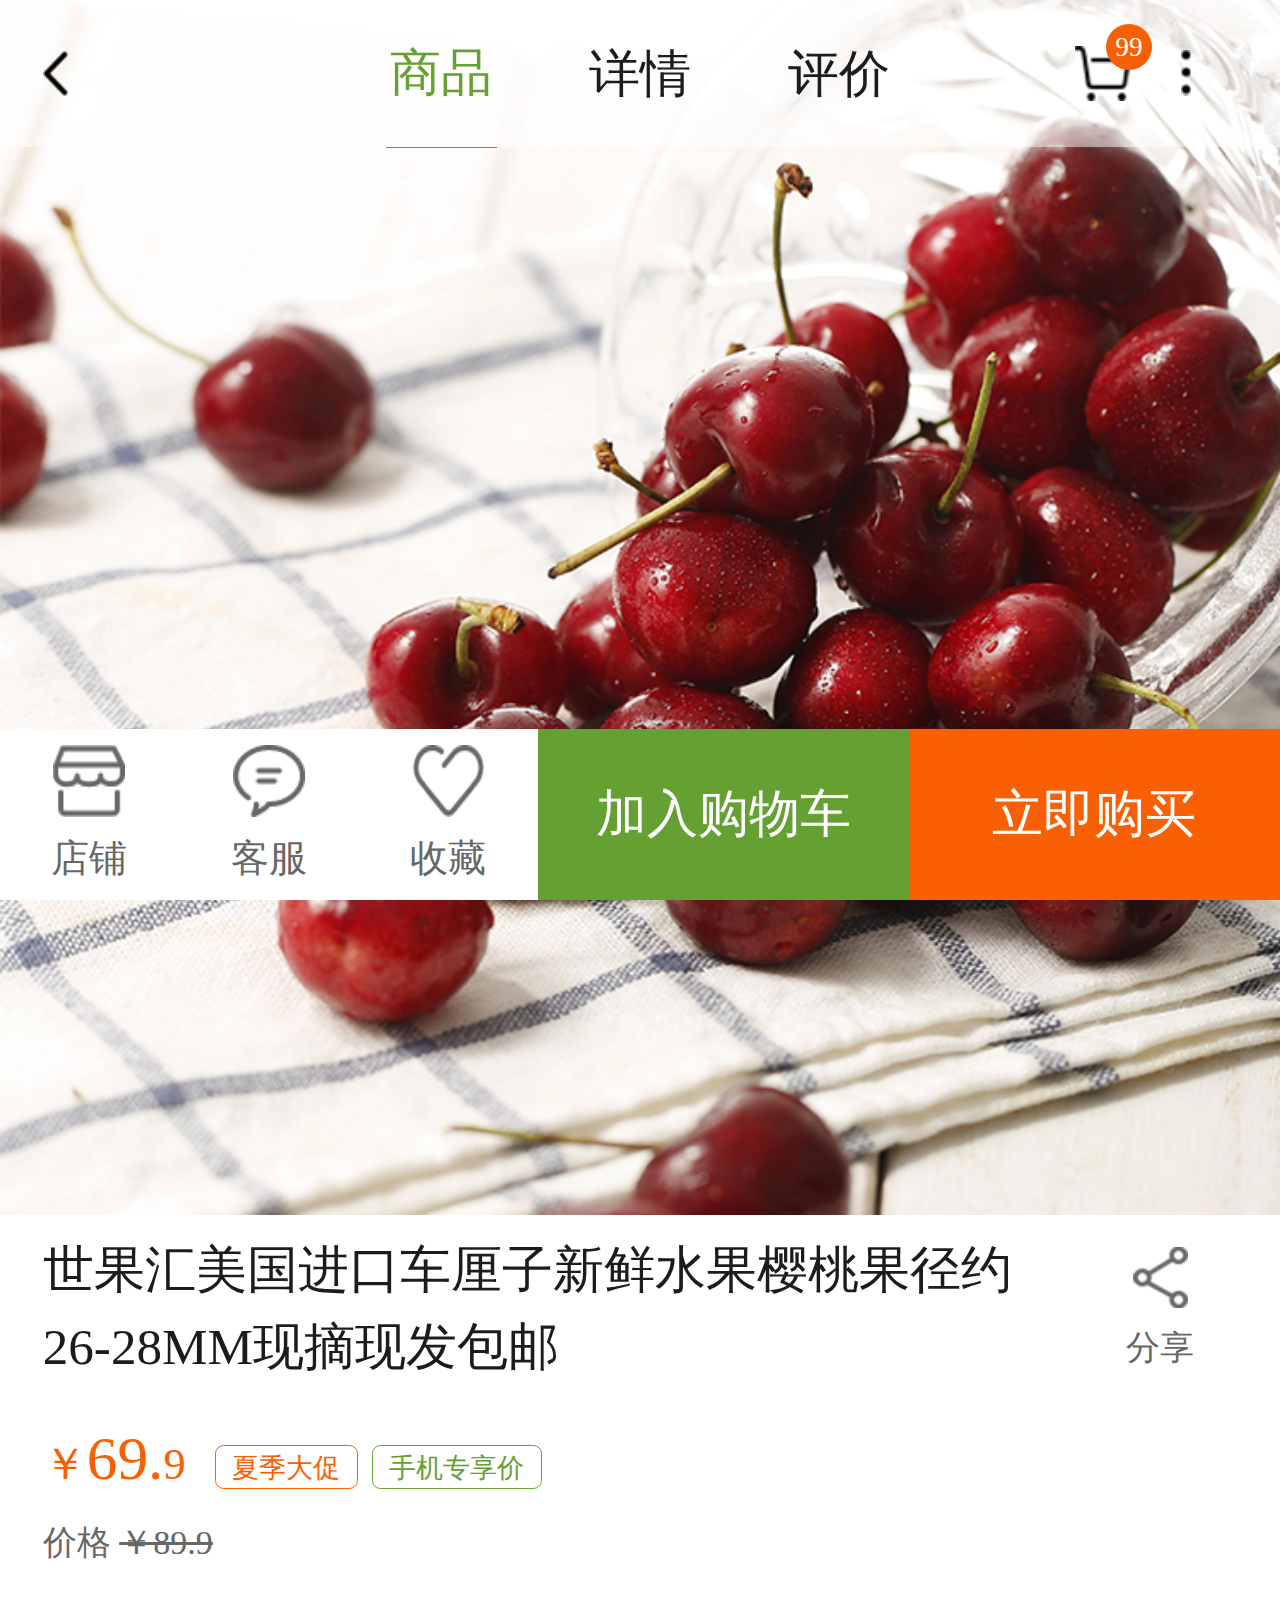
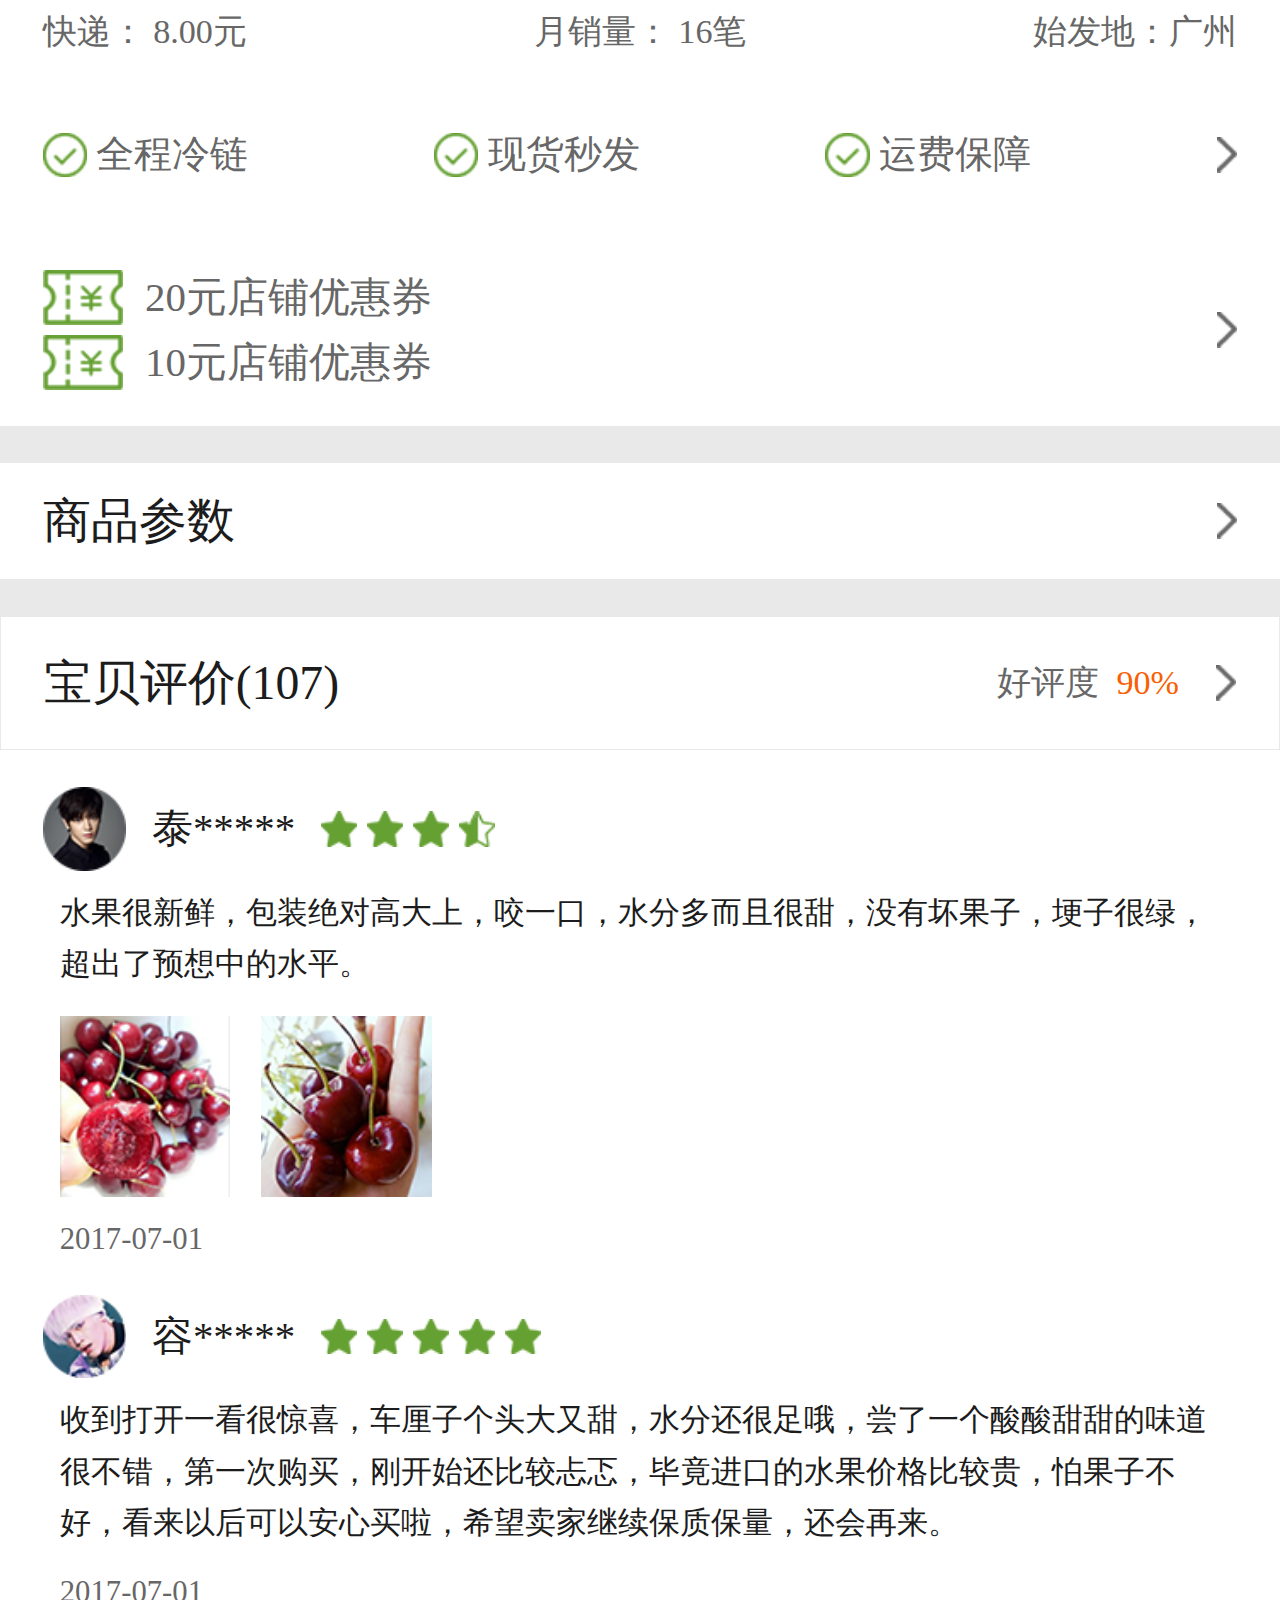
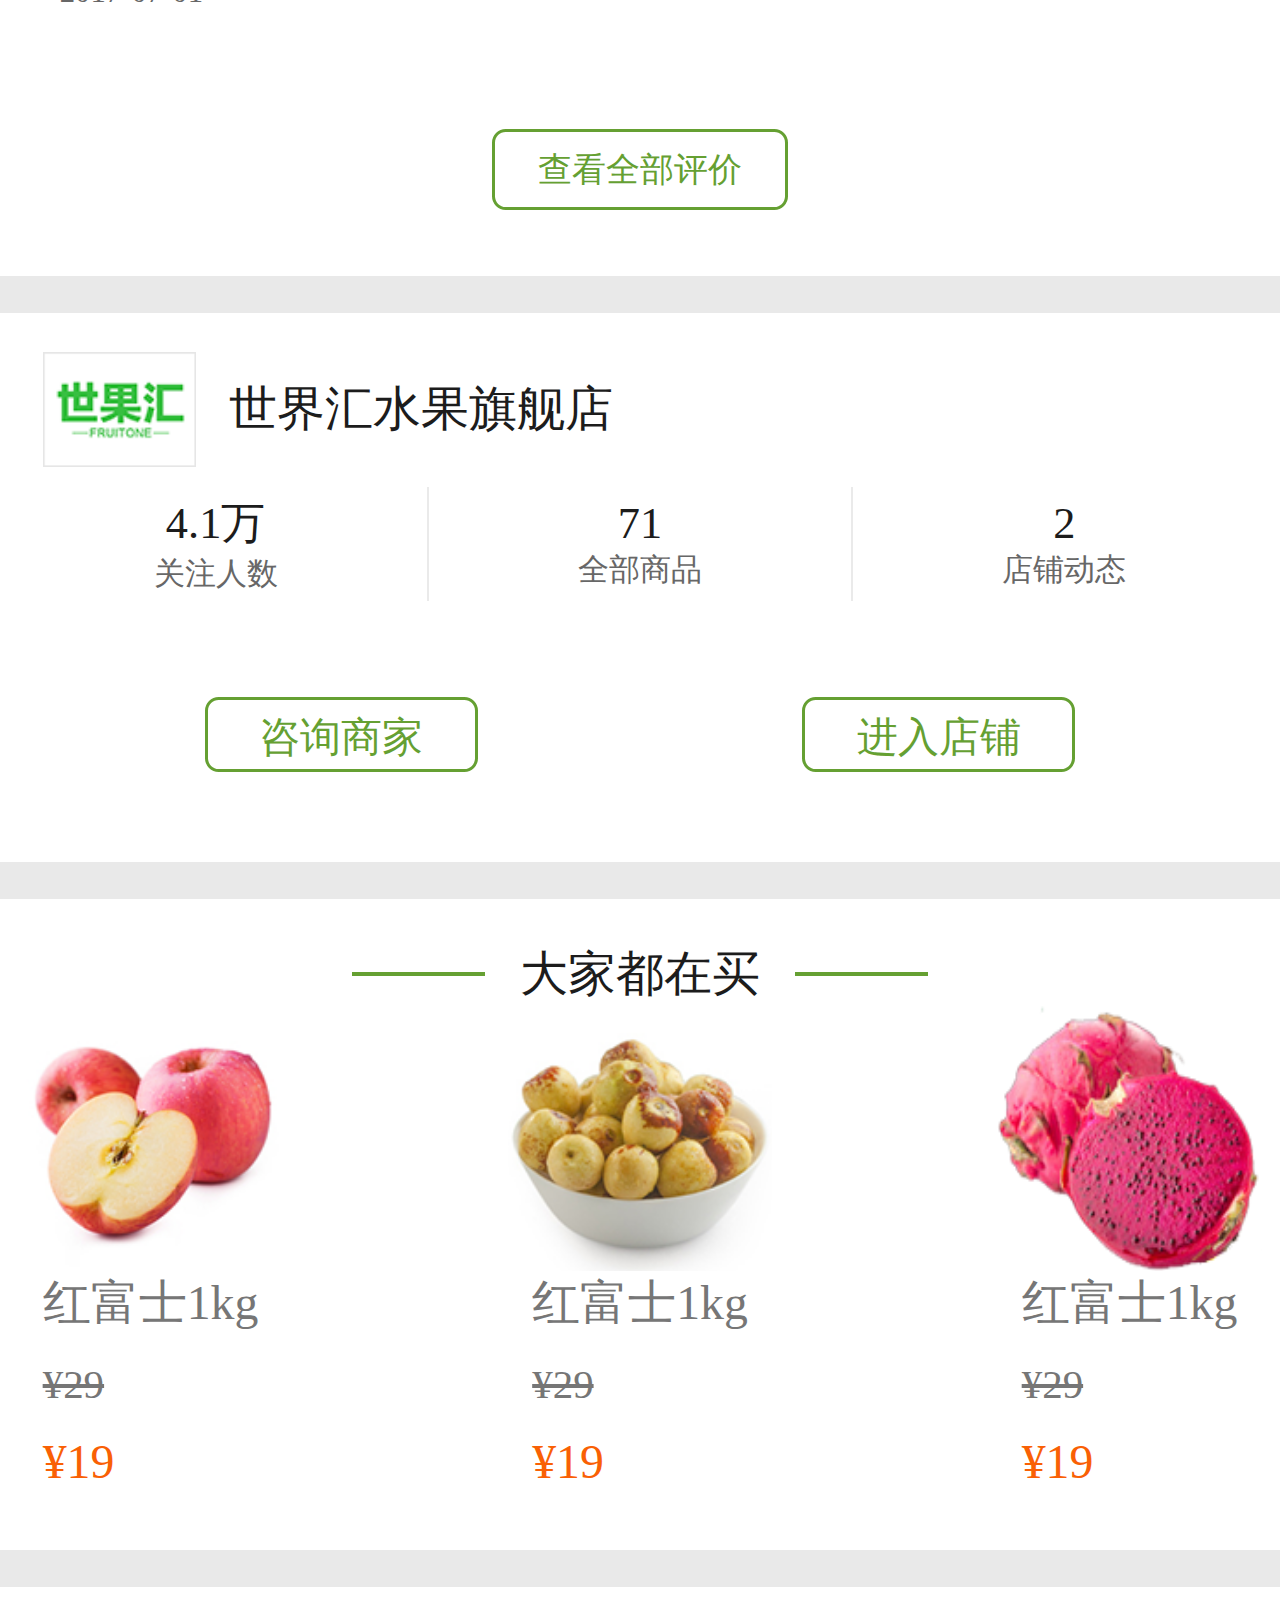
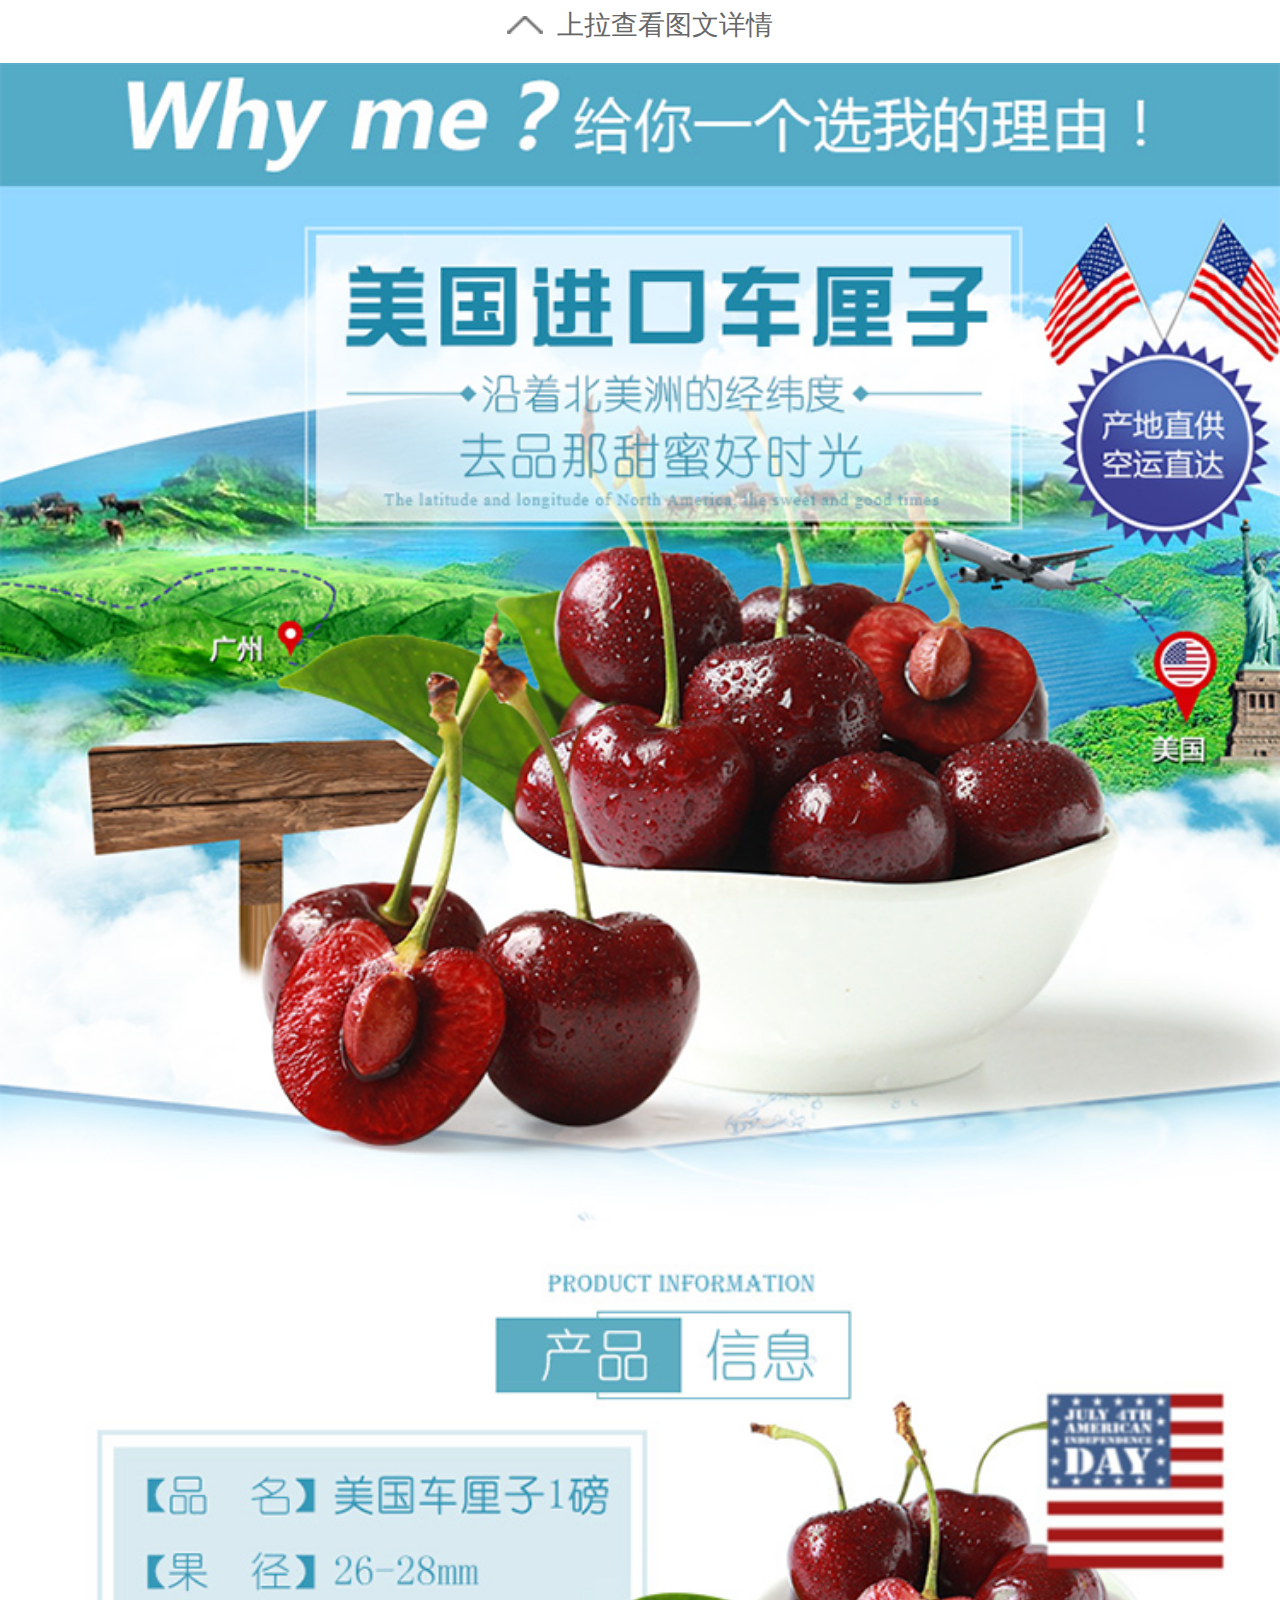
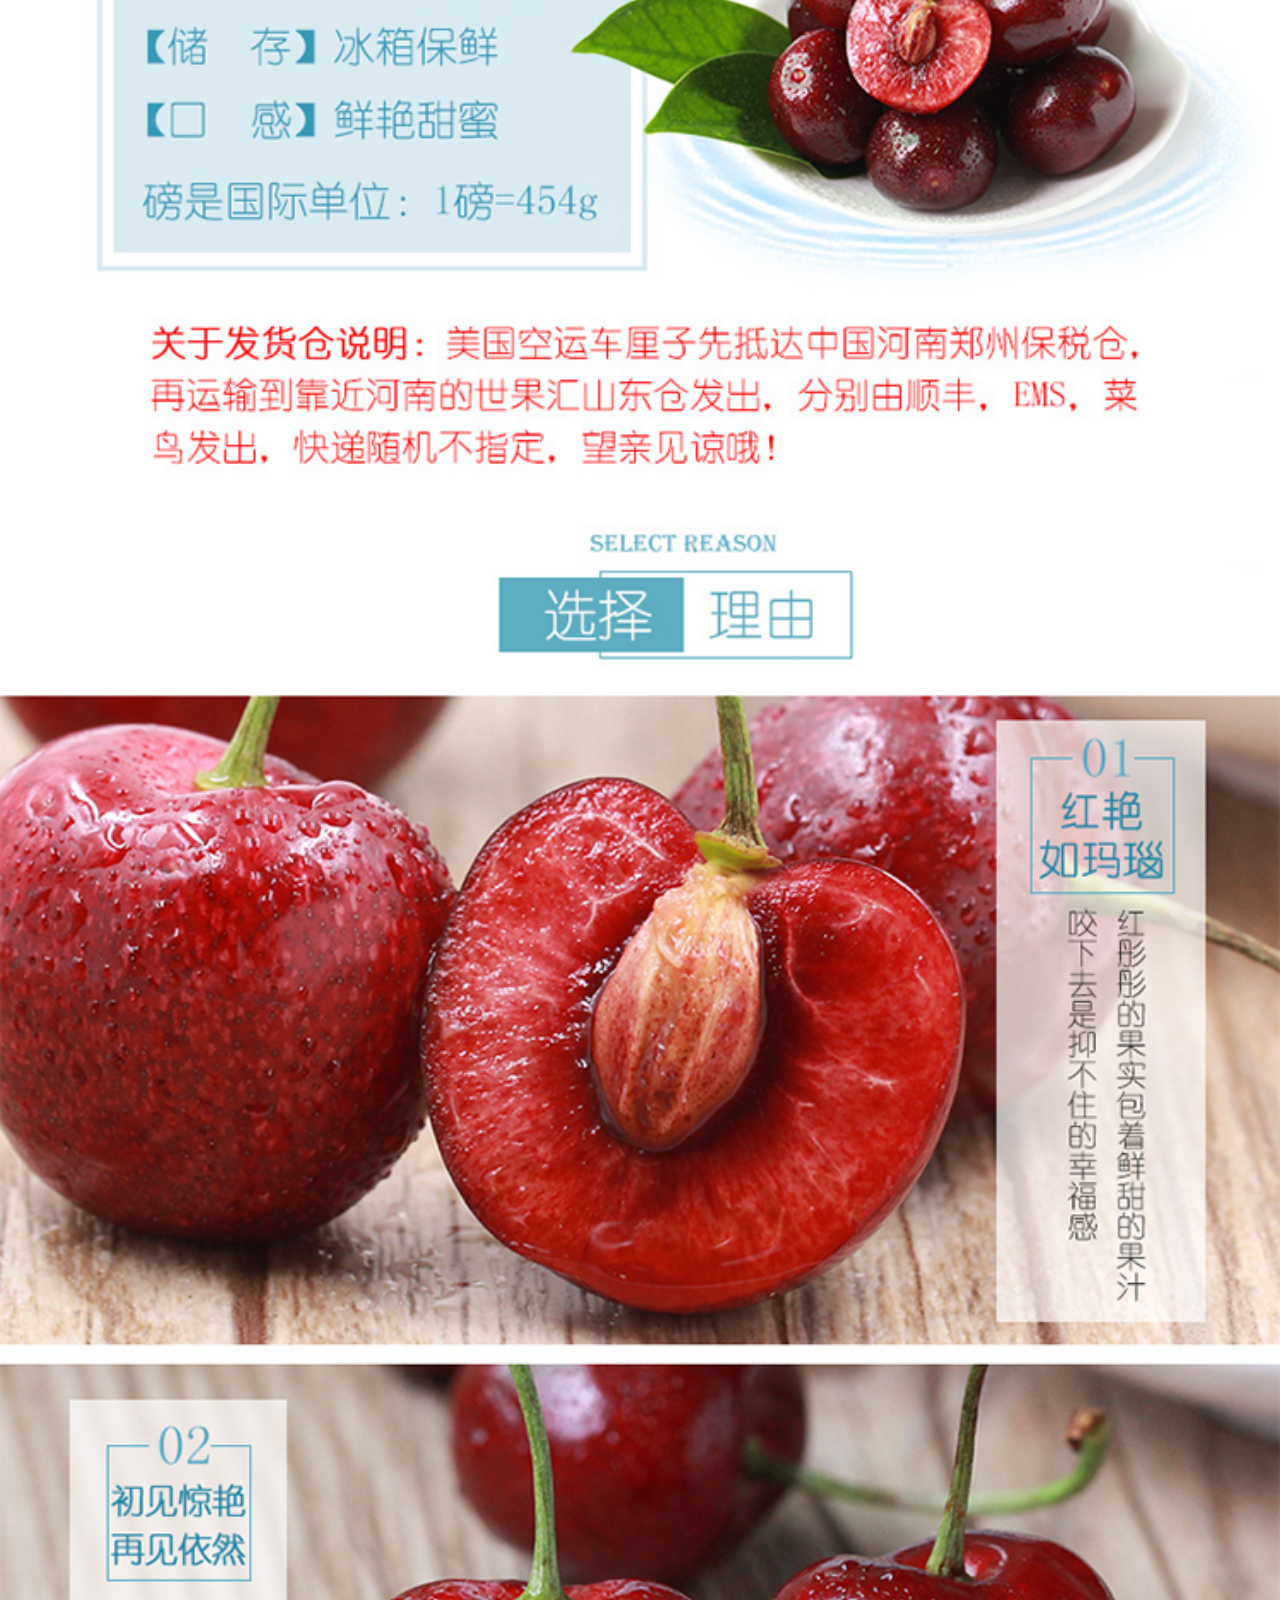
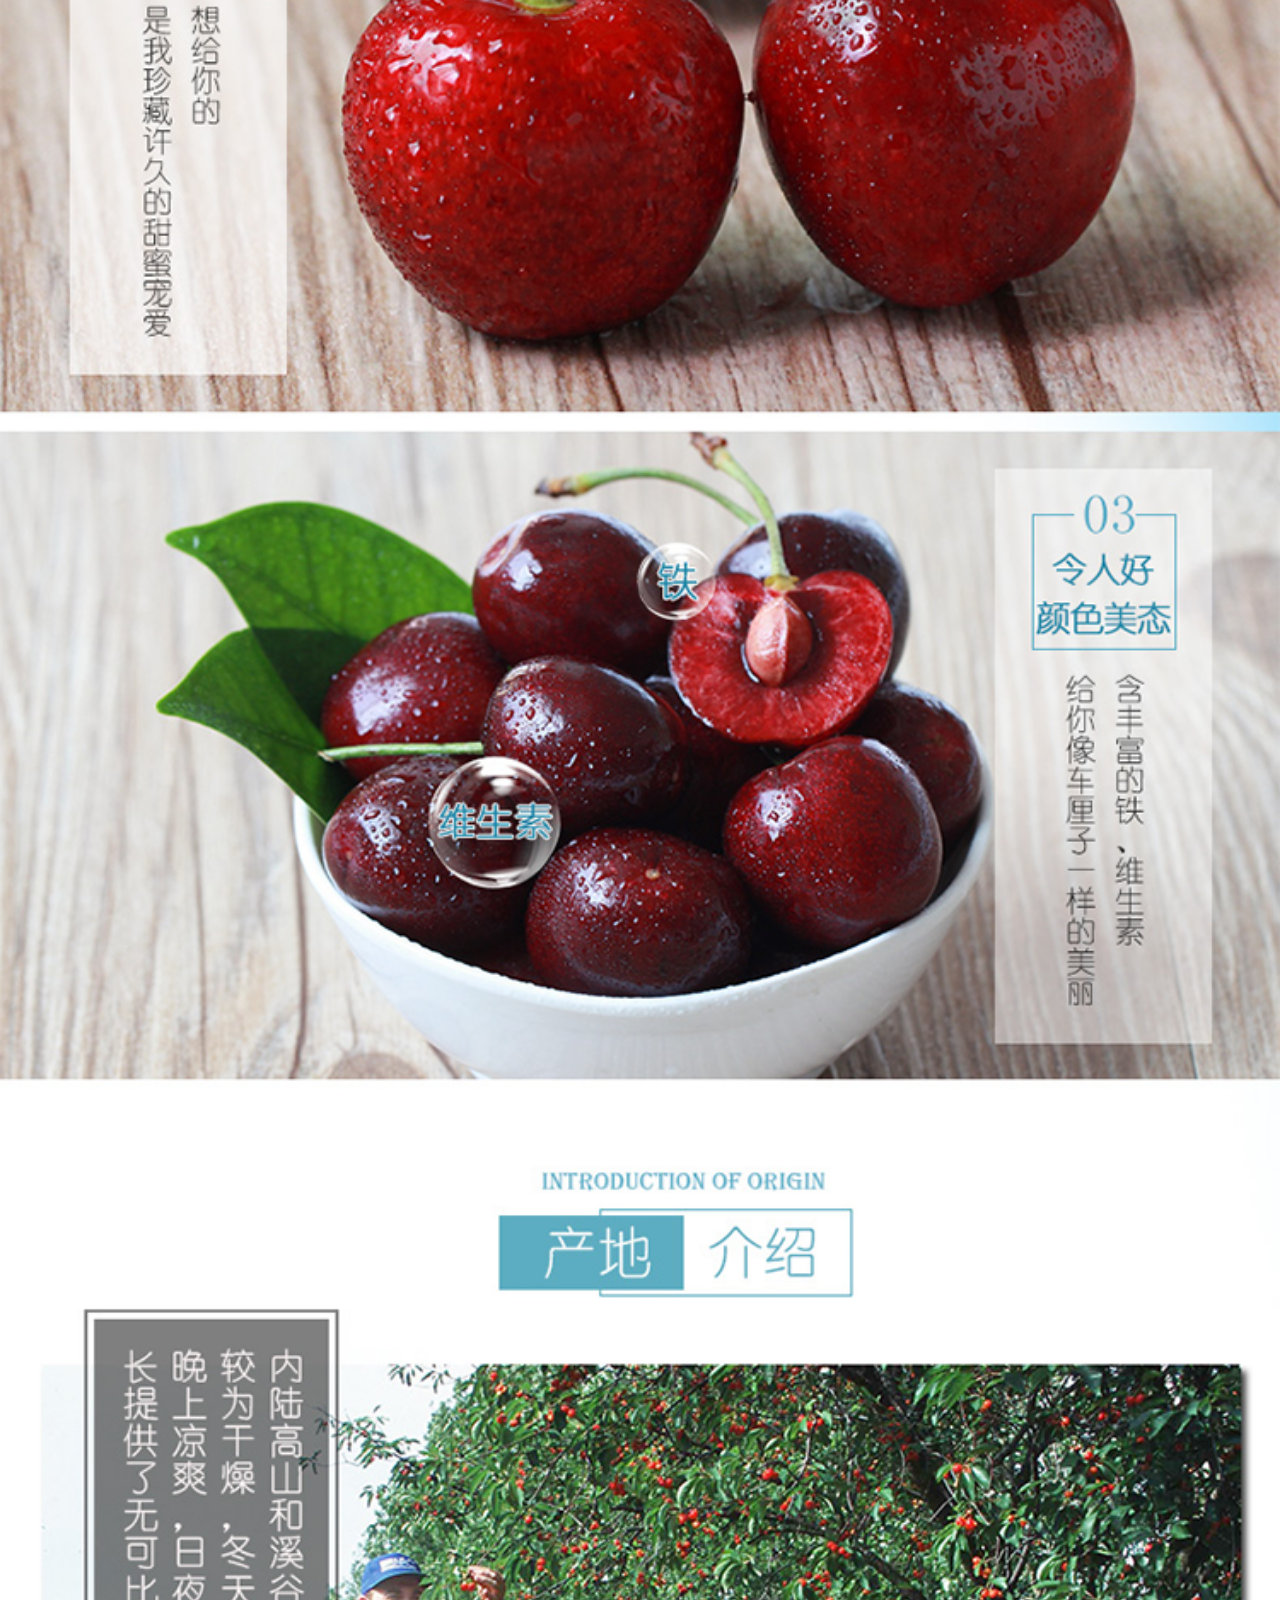
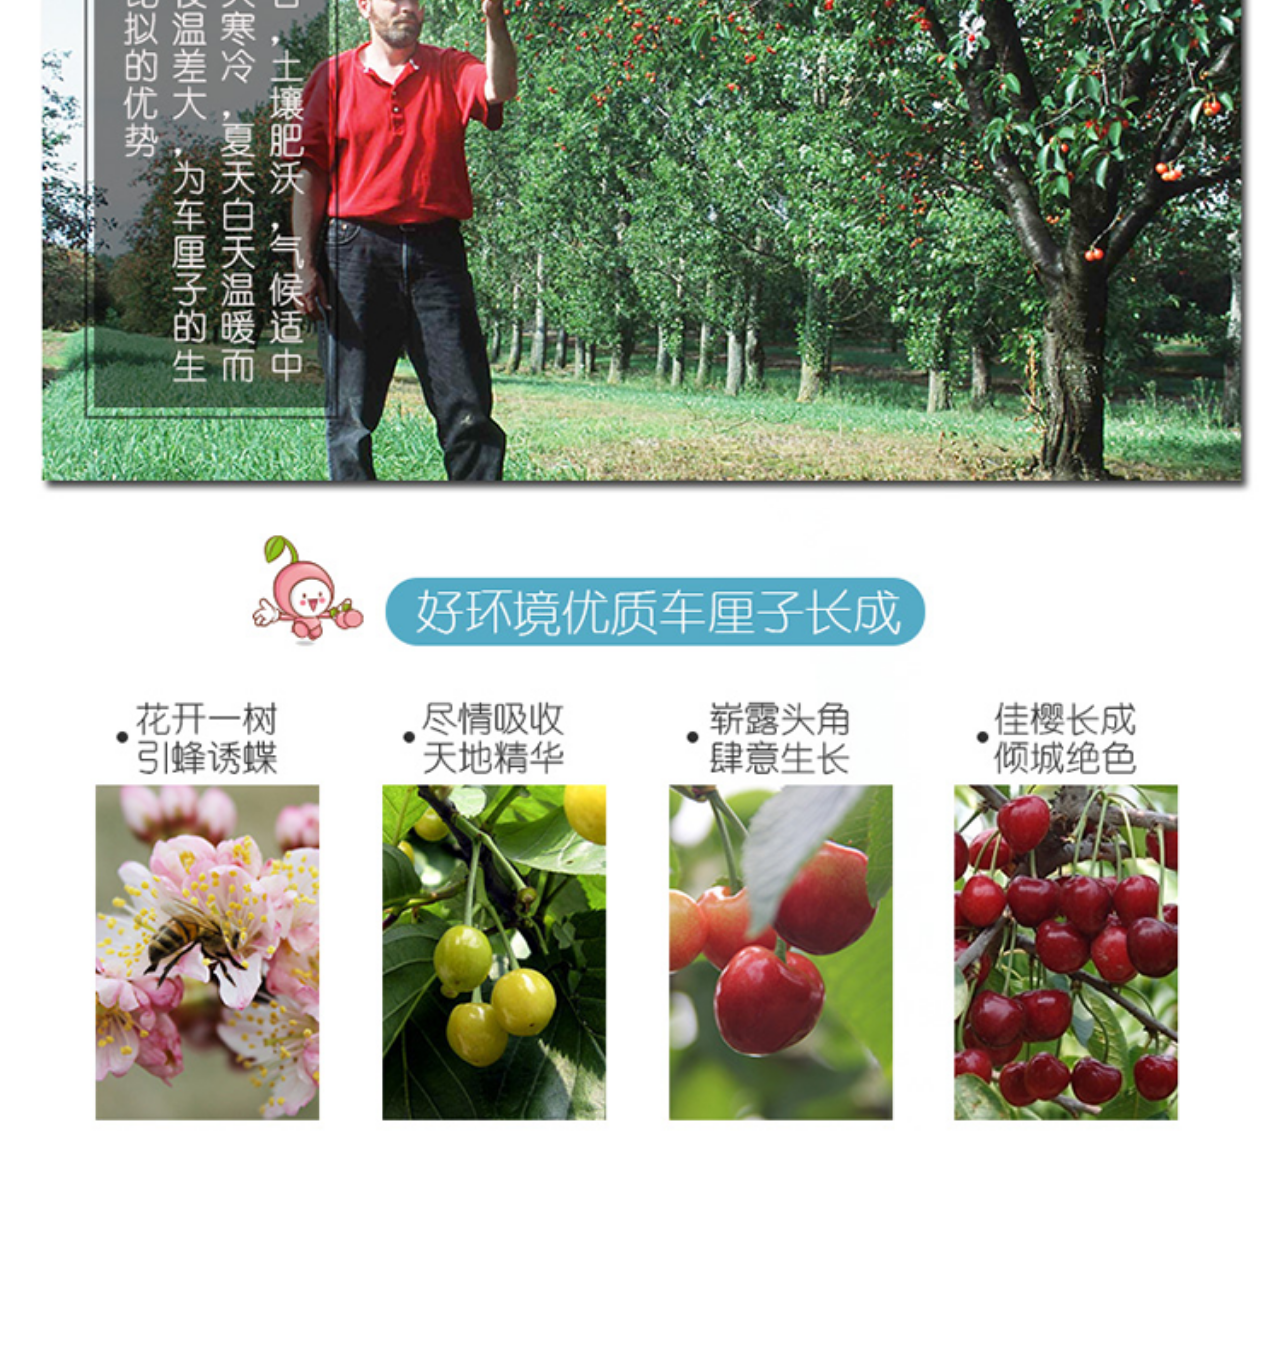
<file: 新鲜果蔬/xinxianguoshu/details.html>
<!DOCTYPE html>
<html lang="en">
<head>
    <meta charset="UTF-8">
    <meta name="viewport" content="width=device-width, initial-scale=1.0">
    <meta http-equiv="X-UA-Compatible" content="ie=edge">
    <link rel="stylesheet" href="css/details.css">
    <title>详情页</title>
</head>
<body>
    <script>
        var pixelRatio = 1 / window.devicePixelRatio;
        document.write('<meta name="viewport" content="width=device-width,initial-scale=' + pixelRatio + ',minimum-scale=' + pixelRatio + ',maximum-scale=' + pixelRatio + '" />');
        var html = document.getElementsByTagName('html')[0];
        var pageWidth = html.getBoundingClientRect().width;
        html.style.fontSize = pageWidth / 10 + "px";
    </script>
    <!-- 头部 -->
    <header>
        <div class="nav">
                <div class="tit">商品</div>
                <div class="tit">详情</div>
                <div class="tit">评价</div>
        </div>
        <div class="Icon">
            <a href="index.html" class="back">
                <img src="img/back .png" alt="">
            </a>
            <div class="Icon_box">
                <div class="Shopping_Cart">
                    <img src="img/details_gouwuche.png" alt="">
                    <span>99</span>
                </div>
                <div class="More">
                    <img src="img/genduo_details.png" alt="">
                </div>
            </div>
        </div>
    </header>
    <!-- banner -->
    <div class="banner">
        <img src="img/details_banner.png" alt="">
    </div>
    <!-- 价格 -->
    <div class="Price">
        <div class="commodity_name">
            <p>世果汇美国进口车厘子新鲜水果樱桃果径约26-28MM现摘现发包邮</p>
            <div class="share">
                <div class="share_bg">
                    <img src="img/fenxiang.png" alt="">
                </div>
                <span>分享</span>
            </div>
        </div>
        <div class="Promotion">
            <div class="promotion_price">
                <h1>
                    <span>￥</span>69.<span>9</span>
                </h1>
                <p>夏季大促</p>
                <p>手机专享价</p>
            </div>
            <p class="Discount">价格 <del>￥89.9</del></p>
        </div>
        <div class="express">
            <p>快递： 8.00元</p>
            <p>月销量： 16笔</p>
            <p>始发地：广州</p>
        </div>
        <div class="service">
            <p><span><img src="img/round_check.png" alt=""></span>&nbsp;全程冷链</p>
            <p><span><img src="img/round_check.png" alt=""></span>&nbsp;现货秒发</p>
            <p><span><img src="img/round_check.png" alt=""></span>&nbsp;运费保障</p>
            <a href="#"><img src="img/right_02.png" alt=""></a>
        </div>
        <div class="Coupon">
            <div class="Coupon_left">
                <div class="Coupon_details">
                    <div class="bg">
                        <img src="img/youhuijuan.png" alt="">
                    </div>20元店铺优惠券
                </div>
                <div class="Coupon_details">
                    <div class="bg">
                        <img src="img/youhuijuan.png" alt="">
                    </div>10元店铺优惠券
                </div>
            </div>
            <div class="More"><img src="img/right_02.png" alt=""></div>
        </div>
    </div>
    <!-- 商品参数 -->
    <div class="parameter">
        <p>商品参数</p>
        <div class="More"><img src="img/right_02.png" alt=""></div>
    </div>
    <!-- 评论 -->
    <div class="comment">
        <div class="tit">
            <div class="tit_left">宝贝评价(107)</div>
            <div class="tit_right">
                <p>好评度&nbsp;&nbsp;<span>90%</span></p>
                <div class="More"><img src="img/right_02.png" alt=""></div>
            </div>
        </div>
        <div class="details">
            <div class="Head_portrait">
                <div class="head_bg"><img src="img/touxiang.png" alt=""></div>
                <p>泰*****</p>
                <div class="Stars">
                    <div class="Stars_bg"><img src="img/favor_fill_light.png" alt=""></div>
                    <div class="Stars_bg"><img src="img/favor_fill_light.png" alt=""></div>
                    <div class="Stars_bg"><img src="img/favor_fill_light.png" alt=""></div>
                    <div class="Stars_bg"><img src="img/favor_light.png" alt=""></div>
                </div>
            </div>
            <p class="details_text">水果很新鲜，包装绝对高大上，咬一口，水分多而且很甜，没有坏果子，埂子很绿，超出了预想中的水平。</p>
            <div class="Exhibition">
                <div class="Exhibition_bg"><img src="img/zhanshi01.png" alt=""></div>
                <div class="Exhibition_bg"><img src="img/zhanshi02.png" alt=""></div>
            </div>
            <div class="date">2017-07-01</div>
        </div>
        <div class="details">
            <div class="Head_portrait">
                <div class="head_bg"><img src="img/touxiang02.png" alt=""></div>
                <p>容*****</p>
                <div class="Stars">
                    <div class="Stars_bg"><img src="img/favor_fill_light.png" alt=""></div>
                    <div class="Stars_bg"><img src="img/favor_fill_light.png" alt=""></div>
                    <div class="Stars_bg"><img src="img/favor_fill_light.png" alt=""></div>
                    <div class="Stars_bg"><img src="img/favor_fill_light.png" alt=""></div>
                    <div class="Stars_bg"><img src="img/favor_fill_light.png" alt=""></div>
                </div>
            </div>
            <p class="details_text">收到打开一看很惊喜，车厘子个头大又甜，水分还很足哦，尝了一个酸酸甜甜的味道很不错，第一次购买，刚开始还比较忐忑，毕竟进口的水果价格比较贵，怕果子不好，看来以后可以安心买啦，希望卖家继续保质保量，还会再来。</p>
            <div class="date">2017-07-01</div>
        </div>
        <a href='#' class="comment_More">查看全部评价</a>
    </div>
    <!-- 旗舰店 -->
    <div class="Flagship_store">
        <div class="tit">
            <div class="tit_bg">
                <img src="img/logo.png" alt="">
            </div>
            <p>世界汇水果旗舰店</p>
        </div>
        <div class="information">
            <div class="numerical_value">
                <p>4.1万</p>
                <span>关注人数</span>
            </div>
            <div class="Dividing_line"></div>
            <div class="numerical_value">
                <p>71</p>
                <span>全部商品</span>
            </div>
            <div class="Dividing_line"></div>
            <div class="numerical_value">
                <p>2</p>
                <span>店铺动态</span>
            </div>
        </div>
        <div class="Button">
            <a href="#">咨询商家</a>
            <a href="#">进入店铺</a>
        </div>
    </div>
    <!-- 大家都在买 -->
    <div class="all_buy">
        <div class="buy_tit">
            <div class="Line"></div>
            <p>大家都在买</p>
            <div class="Line"></div>
        </div>
        <ul>
            <li>
                <div class="Apple">
                    <img src="img/pinguo.png" alt="">
                </div>
                <div class="text">
                    <h1>红富士1kg</h1>
                    <del>¥29</del>
                    <p>¥19</p>
                </div>
            </li>
            <li>
                <div class="Apple">
                    <img src="img/zaozi.png" alt="">
                </div>
                <div class="text">
                    <h1>红富士1kg</h1>
                    <del>¥29</del>
                    <p>¥19</p>
                </div>
            </li>
            <li>
                <div class="Apple">
                    <img src="img/huolongguo_02.png" alt="">
                </div>
                <div class="text">
                    <h1>红富士1kg</h1>
                    <del>¥29</del>
                    <p>¥19</p>
                </div>
            </li>
        </ul>
    </div>
    <!-- 图文详情 -->
    <div class="image_text">
        <div class="tit">
            <p><span><img src="img/fold.png" alt=""></span>&nbsp;&nbsp;上拉查看图文详情</p>
        </div>
        <div class="bg_01"><img src="img/bg01.png" alt=""></div>
        <div class="bg_02"><img src="img/bg02.png" alt=""></div>
        <div class="bg_03"><img src="img/bg03.png" alt=""></div>
        <div class="bg_04"><img src="img/bg04.png" alt=""></div>
        <div class="bg_05"><img src="img/bg05.png" alt=""></div>
        <div class="bg_06"><img src="img/bg06.png" alt=""></div>
    </div>
    <!-- 尾部 -->
    <footer>
        <div class="Button">
            <div class="key">
                <div class="key_bg"><img src="img/dianpu.png" alt=""></div>
                <p>店铺</p>
            </div>
            <div class="key">
                <div class="key_bg"><img src="img/kefu.png" alt=""></div>
                <p>客服</p>
            </div>
            <div class="key">
                <div class="key_bg"><img src="img/shoucang.png" alt=""></div>
                <p>收藏</p>
            </div>
        </div>
        <div class="purchase">加入购物车</div>
        <div class="purchase">立即购买</div>
    </footer>
</body>
</html>
</file>
<file: 咖啡厅单人沙发/css/style.css>
/* CSS Document */
html, body, div, span, object, iframe,h1, h2, 
h3, h4, h5, h6, p, blockquote, pre,abbr, address, cite, code,del, dfn, 
em, img, ins,kbd, q, samp,small, strong, sub, sup, var,b, i,dl, dt, dd, 
ol, ul, li,fieldset, form, label, legend,table, caption, tbody, 
tfoot,thead,tr, th, td,article, aside, canvas, details, figcaption, 
figure, footer, header, hgroup, menu, nav, section, summary,time, mark, 
audio, video {
    margin:0;
    padding:0;
    border:0;
    outline:0;
    font-size:100%;
    vertical-align:baseline;
    background:transparent;
    outline-style:none;/*FF*/ 
}

body {
    line-height:1;
    background: #F0F0F0;
}
 
a{
    margin:0;
    padding:0;
    border:0;
    font-size:100%;
    vertical-align:baseline;
    background:transparent;
    text-decoration: none;
}
a:hover,a:focus{
    text-decoration:none;
    bblr:expression(this.onFocus=this.blur());/*IE*/
    outline-style:none;/*FF*/ 
    }
table {
    border-collapse:collapse;
    border-spacing:0;
}
li{
    list-style: none;
}
input, select {
    vertical-align:middle;
}

/*css为clearfix，清除浮动*/
.clearfix::before,
.clearfix::after{
    content: "";
    height: 0;
    line-height: 0;
    display: block;
    visibility: hidden;
    clear: both;
}
.clearfix:after{clear:both;} 
.clearfix{ 
    *zoom:1;/*IE/7/6*/
}
header{
    width: 100%;
    height: 1070px;
}
header>.banner{
    width: 100%;
    height: 601px;
    background: url(../img/39.png)center no-repeat;
    background-size:cover;
}
header>main{
    width: 100%;
    height: 375px;
    display: flex;
    justify-content: center;
    align-items: center;
}
header>main>ul{
    width: 990px;
    height: 345px;
    display: flex;
    justify-content: space-between;
}
header>main>ul>li{
    width: 188px;
    height: 100%;
    background: #fff;
    display: flex;
    flex-direction: column;
    justify-content: space-around;
    align-items:center;
}
header>main>ul>li>.img_banner{
    width: 172px;
    height: 268px;
    background: url(../img/38.png)no-repeat;
    background-size:cover;
}
header>main>ul>li:nth-child(2)>.img_banner{
    background: url(../img/37.png)no-repeat;
    background-size:cover;
}
header>main>ul>li:nth-child(3)>.img_banner{
    background: url(../img/36.png)no-repeat;
    background-size:cover;
}
header>main>ul>li:nth-child(4)>.img_banner{
    background: url(../img/34.png)no-repeat;
    background-size:cover;
}
header>main>ul>li:nth-child(5)>.img_banner{
    background: url(../img/35.png)no-repeat;
    background-size:cover;
}
header>main>ul>li>.Button{
    width: 118px;
    height: 30px;
    border: 1px solid #DADADA;
    box-sizing: border-box;
}
header>main>ul>li>.Button>a{
    display: block;
    width: 100%;
    height: 100%;
    text-align: center;
    line-height: 30px;
    font-size: 15px;
    color:#747474;
}
header>.head_foot{
    width: 100%;
    height: 96px;
    background:#FDFDFD;
    display: flex;
    justify-content: center;
}
header>.head_foot>.nav{
    width: 990px;
    height: 100%;
}
header>.head_foot>.nav>.left_nav{
    float: left;
    width: 60%;
    height: 100%;
    display: flex;
    align-items: center;
    justify-content:space-around;
}
header>.head_foot>.nav>.right_nav{
    float: right;
    width: 40%;
    height: 100%;
    display: flex;
    align-items: center;
    justify-content:space-around;
}
header>.head_foot>.nav>.left_nav>.Title{
    width: 75px;
    height: 65px;
    box-sizing: border-box;
    border: 1px solid #666666;
    position: relative;
}
header>.head_foot>.nav>.left_nav>.Title>p{
    width: 44px;
    line-height:30px;
    font-size:18px;
    padding-left:7px;
    letter-spacing: 4px;
}
header>.head_foot>.nav>.left_nav>.Title>span{
    display: inline-block;
    font-size:12px;
    width: 12px;
    position: absolute;
    top:25px;
    right:4px;
}
header>.head_foot>.nav>.left_nav>.Title>i{
    display: inline-block;
    transform: rotate(90deg);
    font-size:12px;
    width: 22px;
    position: absolute;
    top:6px;
    right:-2px;
    font-style: normal;
}
header>.head_foot>.nav>.left_nav>.Title>.Arrow{
    width: 0px;
    height: 0px;
    border-left:11px solid #666666;
    border-bottom: 11px solid transparent;
    border-top: 11px solid transparent;
    border-right: 11px solid transparent;
    position: absolute;
    top:21px;
    right:-22px;
}
header>.head_foot>.nav>.left_nav>.Icon{
    width: 72px;
    height: 65px;
}
header>.head_foot>.nav>.left_nav>.Icon>i{
    display: block;
    width: 47px;
    height: 36px;
    background: url(../img/33.png) center no-repeat;
    margin: 0 auto;
}
header>.head_foot>.nav>.left_nav>.Icon:nth-child(3)>i{
    background: url(../img/32.png) center no-repeat;
}
header>.head_foot>.nav>.left_nav>.Icon:nth-child(4)>i{
    background: url(../img/31.png) center no-repeat;
}
header>.head_foot>.nav>.left_nav>.Icon:nth-child(5)>i{
    background: url(../img/30.png) center no-repeat;
}
header>.head_foot>.nav>.left_nav>.Icon:nth-child(6)>i{
    background: url(../img/29.png) center no-repeat;
}
header>.head_foot>.nav>.left_nav>.Icon>p{
    font-size:13px;
    text-align:center;
    color:#666666;
}
header>.head_foot>.nav>.right_nav>.Title{
    width: 65px;
    height: 65px;
    box-sizing: border-box;
    border: 1px solid #666666;
}
header>.head_foot>.nav>.right_nav>.Title>p{
    width: 44px;
    line-height:30px;
    font-size:18px;
    padding-left:12px;
    letter-spacing: 4px;
}
header>.head_foot>.nav>.right_nav>.Icon{
    width: 72px;
    height: 65px;
}
header>.head_foot>.nav>.right_nav>.Icon>i{
    display: block;
    width: 47px;
    height: 36px;
    background: url(../img/26.png) center no-repeat;
    margin: 0 auto;
}
header>.head_foot>.nav>.right_nav>.Icon:nth-child(2)>i{
    background: url(../img/28.png) center no-repeat;
}
header>.head_foot>.nav>.right_nav>.Icon:nth-child(3)>i{
    background: url(../img/27.png) center no-repeat;
}
header>.head_foot>.nav>.right_nav>.Icon>p{
    font-size:13px;
    text-align:center;
    color:#666666;
}
.content{
    width: 100%;
    display: flex;
    justify-content: center;
}
.content>.wood{
    width: 990px;
    height: 1324px;
    display: flex;
    flex-direction: column;
    justify-content: space-between;

}
.content>.wood>.wood_top{
    width: 990px;
    height: 200px;
}
.content>.wood>.wood_top>.Title{
    width: 990px;
    height: 100%;
    display: flex;
    align-items: center;
}
.content>.wood>.wood_top>.Title>.img_left{
    width: 150px;
    height: 100%;
    background: url(../img/25.png)center no-repeat;
}
.content>.wood>.wood_top>.Title>.title_right{
    width: 249px;
}
.content>.wood>.wood_top>.Title>.title_right>p{
    font-size: 22px;
    color:#656565;
}
.content>.wood>.wood_top>.Title>.title_right>i{
    font-size: 12px;
    font-style: normal;
    color: #AFAFAF;
}
.content>.wood>.wood_top>.Title>.title_right>span{
    display: block;
    font-size: 15px;
    color:#7D7D7D;
    padding-left: 6px;
    padding-top: 10px;
}
.content>.wood>.wood_top>.Title>.Division{
    width: 1px;
    height: 62px;
    background: #656565;
}
.content>.wood>.wood_top>.Title>.subtitle{
    width: 182px;
}
.content>.wood>.wood_top>.Title>.subtitle>p{
    text-align: center;
    font-size: 14px;
    color: #D8AD7A;
}
.content>.wood>.wood_top>.Title>.subtitle:nth-child(6)>p{
    color: #729F9D;
}
.content>.wood>.wood_top>.Title>.subtitle:nth-child(8)>p{
    color: #782336;
}
.content>.wood>.wood_top>.Title>.subtitle>p>b{
    font-size: 32px;
}
.content>.wood>.wood_top>.Title>.subtitle>i{
    display: block;
    text-align: center;
    font-size: 12px;
    font-style: normal;
    color: #AFAFAF;
}
.content>.wood>.wood_top>.Title>.subtitle>span{
    display: block;
    font-size: 15px;
    color:#7D7D7D;
    text-align: center;
    padding-top: 3px;
}
.content>.wood>.Sofa{
    width: 100%;
    height: 342px;
    background: #fff;
    display: flex;
}
.content>.wood>.Sofa>.text{
    width: 351px;
}
.content>.wood>.Sofa>.text>p{
    font-size: 22px;
    color: #5C5C5C;
    padding-top: 85px;
    text-align: center;
}
.content>.wood>.Sofa>.text>span{
    display: block;
    font-size: 12px;
    padding-left: 100px;
}
.content>.wood>.Sofa>.text>ul{
    width: 166px;
    height: 12px;
    margin-top:45px;
    margin-left:100px;
    display: flex;
    justify-content: space-between;
}
.content>.wood>.Sofa>.text>ul>li{
    width: 12px;
    height: 12px;
    border:1px solid #D4773E;
    box-sizing: border-box;
    border-radius: 50%;
    display: flex;
    justify-content: center;
    align-items: center;
}
.content>.wood>.Sofa>.text>ul>li:nth-child(2){
    border:1px solid #ACA5B5;
}
.content>.wood>.Sofa>.text>ul>li:nth-child(3){
    border:1px solid #6A8C98;
}
.content>.wood>.Sofa>.text>ul>li:nth-child(4){
    border:1px solid #2C3C6F;
}
.content>.wood>.Sofa>.text>ul>li:nth-child(5){
    border:1px solid #33384E;
}
.content>.wood>.Sofa>.text>ul>li:nth-child(6){
    border:1px solid #553D33;
}
.content>.wood>.Sofa>.text>ul>li:nth-child(7){
    border:1px solid #402F28;
}
.content>.wood>.Sofa>.text>ul>li:nth-child(8){
    border:1px solid #554A2A;
}
.content>.wood>.Sofa>.text>ul>li>div{
    width: 8px;
    height: 8px;
    background: #D4773E;
    border-radius: 50%;
}
.content>.wood>.Sofa>.text>ul>li:nth-child(2)>div{
    background: #ACA5B5;
}
.content>.wood>.Sofa>.text>ul>li:nth-child(3)>div{
    background: #6A8C98;
}
.content>.wood>.Sofa>.text>ul>li:nth-child(4)>div{
    background: #2C3C6F;
}
.content>.wood>.Sofa>.text>ul>li:nth-child(5)>div{
    background: #33384E;
}
.content>.wood>.Sofa>.text>ul>li:nth-child(6)>div{
    background: #553D33;
}
.content>.wood>.Sofa>.text>ul>li:nth-child(7)>div{
    background: #402F28;
}
.content>.wood>.Sofa>.text>ul>li:nth-child(8)>div{
    background: #554A2A;
}
.content>.wood>.Sofa>.text>i{
    display: block;
    font-size: 22px;
    color: #5C5C5C;
    padding-top: 20px;
    padding-left:100px; 
    font-style: normal;
}
.content>.wood>.Sofa>.text>.Button{
    width: 102px;
    height: 30px;
    background: #636363;
    border-radius: 6px;
    margin-top: 20px;
    margin-left:100px; 
}
.content>.wood>.Sofa>.text>.Button>a{
    display: block;
    width: 102px;
    height: 30px;
    border-radius: 6px;
    text-align: center;
    line-height: 30px;
    color:#fff;
}
.content>.wood>ul{
    width: 100%;
    height: 365px;
    display: flex;
    justify-content: space-between;
}
.content>.wood>ul>li{
    width: 318px;
    height: 365px;
    background: #fff;
}
.content>.wood>ul>li>.screenshot{
    width: 318px;
    height: 318px;
    background: url(../img/23.png);
}
.content>.wood>ul:nth-child(3)>li:nth-child(2)>.screenshot{
    background: url(../img/22.png);
}
.content>.wood>ul:nth-child(3)>li:nth-child(3)>.screenshot{
    background: url(../img/21.png);
}
.content>.wood>ul:nth-child(4)>li:nth-child(1)>.screenshot{
    background: url(../img/20.png);
}
.content>.wood>ul:nth-child(4)>li:nth-child(2)>.screenshot{
    background: url(../img/19.png);
}
.content>.wood>ul:nth-child(4)>li:nth-child(3)>.screenshot{
    background: url(../img/18.png);
}
.content>.wood>ul>li>.text{
    width: 100%;
    height: 47px;
    display:flex;
    justify-content: space-around;
    align-items: center;
}
.content>.wood>ul>li>.text>span{
    color:#C60507;
    font-size:14px;
}
.content>.wood>ul>li>.text>a{
    display: block;
    width: 86px;
    height: 25px;
    border-radius: 4px;
    background: #626262;
    text-align: center;
    line-height: 25px;
    color:#fff;
    font-size:15px;
}
.banner{
    width: 100%;
    height: 856px;
    background: url(../img/17.png) center no-repeat;
    background-size:cover;
}
.bed{
    width: 100%;
    height: 1108px;
    display: flex;
    justify-content: center;
}
.bed>.wood{
    width: 990px;
    height: 100%;
    display: flex;
    flex-direction: column;
    justify-content: space-between;
}
.bed>.wood>.Sofa{
    width: 100%;
    height: 342px;
    background: #fff;
    display: flex;
}
.bed>.wood>.Sofa>.text{
    width: 351px;
}
.bed>.wood>.Sofa>.text>p{
    font-size: 22px;
    color: #5C5C5C;
    padding-top: 85px;
    text-align: center;
}
.bed>.wood>.Sofa>.text>span{
    display: block;
    font-size: 12px;
    padding-left: 100px;
}
.bed>.wood>.Sofa>.text>i{
    display: block;
    font-size: 22px;
    color: #5C5C5C;
    padding-top: 80px;
    padding-left:100px; 
    font-style: normal;
}
.bed>.wood>.Sofa>.text>.Button{
    width: 102px;
    height: 30px;
    background: #636363;
    border-radius: 6px;
    margin-top: 20px;
    margin-left:100px; 
}
.bed>.wood>.Sofa>.text>.Button>a{
    display: block;
    width: 102px;
    height: 30px;
    border-radius: 6px;
    text-align: center;
    line-height: 30px;
    color:#fff;
}
.bed>.wood>ul{
    width: 100%;
    height: 365px;
    display: flex;
    justify-content: space-between;
}
.bed>.wood>ul>li{
    width: 318px;
    height: 365px;
    background: #fff;
}
.bed>.wood>ul>li>.screenshot{
    width: 318px;
    height: 318px;
    background: url(../img/12.png);
}
.bed>.wood>ul:nth-child(2)>li:nth-child(2)>.screenshot{
    background: url(../img/11.png);
}
.bed>.wood>ul:nth-child(2)>li:nth-child(3)>.screenshot{
    background: url(../img/10.png);
}
.bed>.wood>ul:nth-child(3)>li:nth-child(1)>.screenshot{
    background: url(../img/9.png);
}
.bed>.wood>ul:nth-child(3)>li:nth-child(2)>.screenshot{
    background: url(../img/8.png);
}
.bed>.wood>ul:nth-child(3)>li:nth-child(3)>.screenshot{
    background: url(../img/7.png);
}
.bed>.wood>ul>li>.text{
    width: 100%; 
    height: 47px;
    display:flex;
    justify-content: space-around;
    align-items: center;
}
.bed>.wood>ul>li>.text>span{
    color:#C60507;
    font-size:14px;
}
.bed>.wood>ul>li>.text>a{
    display: block;
    width: 86px;
    height: 25px;
    border-radius: 4px;
    background: #626262;
    text-align: center;
    line-height: 25px;
    color:#fff;
    font-size:15px;
}
.foot_banner{
    width: 100%;
    height: 842px;
    background: url(../img/44.png)center no-repeat;
    background-size:cover;

}
footer{
    width: 100%;
    height: 1565px;
    background: url(../img/43.png)no-repeat;
    background-size:cover;
    display: flex;
    justify-content:center;
}
footer>.content{
    width:990px;
    height: 1261px;
    display: flex;
    flex-direction:column;
    justify-content:space-between;
}
footer>.content>.foot_top{
    display: flex;
    width: 990px;
    height: 305px;
}
footer>.content>.foot_top>img{
    height: 305px;
}
footer>.content>.foot_top>.text{
    width: 729px;
    height: 305px;
    background: url(../img/2.png);
}
footer>.content>.foot_top>.text>p{
    font-size: 13px;
    padding-left: 65px;
    padding-top: 27px;
    line-height: 20px;
}
footer>.content>main{
    width: 990px;
    height: 939px;
    background: pink;
    display: flex;
    flex-wrap: wrap;
    align-content: flex-start;
}
footer>.content>main>.blue_box{
    width:990px;
    height: 313px;
    display: flex;
}
footer>.content>main>.blue_box>.screenshot{
    width: 677px;
    height: 313px;
    background: url(../img/4.png)no-repeat;
    background-size:cover;
}
footer>.content>main>.blue_box>.text{
    width: 313px;
    height: 313px;
    background: #7BCEC4;
    display: flex;
    flex-direction: column;
    justify-content: center;
    align-items: center;
}
footer>.content>main>.blue_box>.text>p{
    color:#fff;
    font-size:27px;
}
footer>.content>main>.blue_box>.text>span{
    color:#fff;
    font-size:13px;
    padding-top: 5px;
    padding-bottom: 26px;
}
footer>.content>main>.blue_box>.text>.Button{
    display: block;
    width: 167px;
    height: 37px;
    border: 1px solid #fff;
    font-size: 17px;
    color:#fff;
    box-sizing: border-box;
    display: flex;
    align-items: center;
    justify-content: space-around;
}
footer>.content>main>.blue_box>.text>.Button>i{
    display:inline-block;
    width: 36px;
    height: 17px;
    background: url(../img/13.png)no-repeat;
}
footer>.content>main>.yellow_box{
    width: 677px;
    height: 677px;
    display: flex;
    flex-wrap: wrap;
    align-content: flex-start;
}
footer>.content>main>.yellow_box>.text{
    width: 313px;
    height: 313px;
    background: #EBB23F;
    display: flex;
    flex-direction: column;
    justify-content: center;
    align-items: center;
}
footer>.content>main>.yellow_box>.text>p{
    color:#fff;
    font-size:27px;
}
footer>.content>main>.yellow_box>.text>span{
    color:#fff;
    font-size:13px;
    padding-top: 5px;
    padding-bottom: 26px;
}
footer>.content>main>.yellow_box>.text>.Button{
    display: block;
    width: 167px;
    height: 37px;
    border: 1px solid #fff;
    font-size: 17px;
    color:#fff;
    box-sizing: border-box;
    display: flex;
    align-items: center;
    justify-content: space-around;
}
footer>.content>main>.yellow_box>.text>.Button>i{
    display:inline-block;
    width: 36px;
    height: 17px;
    background: url(../img/13.png)no-repeat;
}
footer>.content>main>.yellow_box>.screenshot{
    width: 364px;
    height: 313px;
    background: url(../img/3.png) no-repeat;
    background-size:cover
}
footer>.content>main>.yellow_box>.screenshot:nth-child(3){
    width: 677px;
    background: url(../img/1.png) no-repeat;
    background-size:cover;
}
footer>.content>main>.orange_box{
    width: 313px;
    height: 626px;
}
footer>.content>main>.orange_box>.screenshot{
    width: 313px;
    height: 179px;
    background: url(../img/15.png) no-repeat;
    background-size:cover;
}
footer>.content>main>.orange_box>.screenshot:nth-child(3){
    width: 313px;
    height: 177px;
    background: url(../img/14.png) no-repeat;
    background-size:cover;
}
footer>.content>main>.orange_box>.text{
    width: 313px;
    height: 270px;
    background: #FF9B6D;
    display: flex;
    flex-direction: column;
    justify-content: center;
    align-items: center;
}
footer>.content>main>.orange_box>.text>p{
    color:#fff;
    font-size:27px;
}
footer>.content>main>.orange_box>.text>span{
    color:#fff;
    font-size:13px;
    padding-top: 5px;
    padding-bottom: 26px;
}
footer>.content>main>.orange_box>.text>.Button{
    display: block;
    width: 167px;
    height: 37px;
    border: 1px solid #fff;
    font-size: 17px;
    color:#fff;
    box-sizing: border-box;
    display: flex;
    align-items: center;
    justify-content: space-around;
}
footer>.content>main>.orange_box>.text>.Button>i{
    display:inline-block;
    width: 36px;
    height: 17px;
    background: url(../img/13.png)no-repeat;
}
</file>
<file: 网站首页模板/css/index.css>
/* 初始化代码 */
html,body,header,div,a,input,nav,span,ul,li,main,h1,p,ol{margin: 0;padding: 0;}
li{list-style:none;}
a{text-decoration: none;}
body{font-family: '微软雅黑';}
img{
    width: 100%;
}
/* 头部 */
header{
    width: 100%;
    height: 38px;
    background: #004097;
}
header .head_box{
    width: 1060px;
    height: 100%;
    margin: 0 auto;
    display: flex;
    justify-content: space-between;
    align-items: center;
}
header .head_box .Notice{
    font-size:12px;
    font-family: '微软雅黑';
    color:#fff;
}
header .head_box .search{
    display: flex;
    justify-content: space-between;
    align-items: center;
}
header .head_box .search p{
    font-size:12px;
    color:#fff;
}
header .head_box .search .search_box{
    display: flex;
    align-items: center;
    margin-left:18px;
}
header .head_box .search .search_box .content{
    width: 210px;
    height: 27px;
    padding-left:22px;
    box-sizing: border-box;
    border: 0;
}
header .head_box .search .search_box .bth{
    height: 27px;
    width: 60px;
    border:0;
    background: url(../img/sousuo.png)center no-repeat #fff;
    border-left:1px solid #C3C3C3;
}
/* 导航 */
nav{
    width: 1000px;
    height: 90px;
    margin: 0 auto;
    display: flex;
    justify-content:space-between;
    align-items: center;
}
nav .logo{
    width: 151px;
    height: 63px;
}
nav ul{
    height: 100%;
    position: relative;
}
nav ul .tit{
    text-align: center;
    float:left;
    height: 100%;
}
nav ul .tit ol{
    text-align: center;
    overflow: hidden;
    background: rgba(255, 255, 255, 0.4);
    display:none;
    z-index: 100;
    text-align: center;
}
nav ul .tit ol li{
    float:none;
    font-size:12px;
    color:#363636;
    padding: 5px 20px 5px 20px;
}
nav ul .tit ol li a{
    display: block;
    width: 100%;
    height: 100%;
    color:#000;
}
nav ul .tit ol li a:hover{
    background: #036985;
    color:#fff;
}
nav ul li a{
    display: block;
    width: 100%;
    height: 100%;
}
nav ul li a span{
    display: inline-block;
    font-size:16px;
    color:#363636;
    padding: 46px 20px 0 20px;
    overflow: hidden;
}
nav ul .tit:hover{
    background: #004097;
}
nav ul .tit:hover a span{
    color:#fff;
}
nav ul .tit:nth-child(1){
    background: #004097;
}
nav ul .tit:nth-child(1) a span{
    color:#fff;
}
/* banner */
.banner{
    width: 100%;
    height: 506px;
}
/* 公司概况 */
.Company_profile{
    width: 100%;
    height: 395px;
}
.Company_profile .tit{
    font-size:20px;
    color:#004097;
    text-align: center;
    padding-top:75px;
}
.Company_profile p{
    font-size:14px;
    color:#535353;
    text-align: center;
    display: flex;
    align-items: center;
    justify-content: center;
    padding-top: 10px;
}
.Company_profile p::after{
    content: "";
    display:inline-block;
    width: 38px;
    height: 1px;
    background:#535353;
    margin-left: 6px;
}
.Company_profile p::before{
    content: "";
    display:inline-block;
    width: 38px;
    height: 1px;
    background:#535353;
    margin-right: 6px;
}
.Company_profile span{
    display: block;
    width: 783px;
    margin: 0 auto;
    text-align: center;
    font-size:14px;
    color:#535353;
    padding-top: 45px;
}
/* 新闻中心&企业文化 */
main{
    width: 100%;
    height: 1100px;
    position: relative;
    border-bottom: 2px solid #0CABE9;
}
main .bg_01{
    width: 100%;
    height: 276px;
    background: #04A9E9;
    position: absolute;
    top:0;
    z-index: -1;
}
main .bg_02{
    width: 100%;
    height: 610px;
    background: #EAEAEA;
    position: absolute;
    top:276px;
    z-index: -1;
}
/* 新闻中心 */
main .News_Center .tit{
    font-size:20px;
    color:#fff;
    text-align: center;
    padding-top:38px;
}
main .News_Center .tit_name{
    font-size:14px;
    color:#fff;
    text-align: center;
    display: flex;
    align-items: center;
    justify-content: center;
    padding-top: 10px;
}
main .News_Center .tit_name::after{
    content: "";
    display:inline-block;
    width: 38px;
    height: 1px;
    background:#fff;
    margin-left: 6px;
}
main .News_Center .tit_name::before{
    content: "";
    display:inline-block;
    width: 38px;
    height: 1px;
    background:#fff;
    margin-right: 6px;
}
main .News_Center .box{
    width: 1000px;
    margin: 0 auto;
    overflow: hidden;
    margin-top:45px;
    height: 340px;
}
.swiper-container {
    width: 1000px;
    margin: 0 auto;
}
.swiper-slide {
    width: 316px;
    height: 286px;
    text-align: center;
    font-size: 18px;
    background: #fff;
    overflow: hidden;
    position: relative;

    /* Center slide text vertically */
    display: -webkit-box;
    display: -ms-flexbox;
    display: -webkit-flex;
    display: flex;
    -webkit-box-pack: center;
    -ms-flex-pack: center;
    -webkit-justify-content: center;
    justify-content: center;
    -webkit-box-align: center;
    -ms-flex-align: center;
    -webkit-align-items: center;
    align-items: center;
}
.swiper-pagination{
    bottom:-45px;
}
.swiper-slide img{
    height: 100%;
    transition: transform 0.3s linear;
}
.swiper-slide img:hover{
    transform: scale(1.1);
}
.swiper-slide .content{
    text-align: left;
    position: absolute;
    width: 317px;
    height: 91px;
    background: #fff;
    bottom:0;
}
.swiper-slide .content:hover h1{
    color:#1A62C3;
}
.swiper-slide .content p{
    display: block;
    font-size:12px;
    color:#2D2D2D;
    text-align: left;
    padding-top:15px;
    padding-left:17px;
}
.swiper-slide .content h1{
    font-size:14px;
    color:#2D2d2D;
    font-weight: 100;
    padding-left:17px;
    padding-top:5px;
}
.swiper-slide .content span{
    display: block;
    width: 65px;
    height: 7px;
    margin-left:17px;
}
/* 企业文化 */
main .corporate_culture{
    margin-top:55px;
}
main .corporate_culture .tit{
    font-size:20px;
    color:#004097;
    text-align: center;
}
main .corporate_culture .tit_name{
    font-size:14px;
    color:#535353;
    text-align: center;
    display: flex;
    align-items: center;
    justify-content: center;
    padding-top: 10px;
}
main .corporate_culture .tit_name::after{
    content: "";
    display:inline-block;
    width: 38px;
    height: 1px;
    background:#535353;
    margin-left: 6px;
}
main .corporate_culture .tit_name::before{
    content: "";
    display:inline-block;
    width: 38px;
    height: 1px;
    background:#535353;
    margin-right: 6px;
}
main .corporate_culture .content{
    width: 1000px;
    height: 452px;
    margin: 0 auto;
}
main .corporate_culture .content .bg_left{
    width: 390px;
    height: 452px;
    float: left;
    position: relative;
}
main .corporate_culture .content .bg_left .bg_text{
    width: 390px;
    height: 224px;
    position: absolute;
    bottom:0;
}
main .corporate_culture .content .bg_left .bg_text h1{
    font-size: 16px;
    color:#fff;
    width: 340px;
    margin: 0 auto;
    padding-top:40px;
}
main .corporate_culture .content .bg_left .bg_text p{
    width: 340px;
    margin: 0 auto;
    font-size:12px;
    padding-top: 15px;
    line-height: 23px;
    color:#fff;
}
main .corporate_culture .content .bg_left .bg_text a{
    display: block;
    width: 340px;
    margin: 0 auto;
    font-size:12px;
    color:#fff;
    padding-top: 25px;
    text-align: right;
}
main .corporate_culture .content .bg_right{
    width: 580px;
    height: 100%;
    float: right;
    display: flex;
    flex-direction: column;
    justify-content: space-between;
}
main .corporate_culture .content .bg_right .bg01{
    width: 100%;
    height:215px ;
    position: relative;
}
main .corporate_culture .content .bg_right .bg01 .text{
    position: absolute;
    top:0;
    right: 0;
    width: 290px;
    height: 215px;
}
main .corporate_culture .content .bg_right .bg01 .text h1{
    font-size: 16px;
    color:#484848;
    width: 241px;
    margin: 0 auto;
    padding-top:40px;
}
main .corporate_culture .content .bg_right .bg01 .text p{
    width: 241px;
    margin: 0 auto;
    font-size:12px;
    padding-top: 15px;
    line-height: 23px;
    color:#636363;
}
main .corporate_culture .content .bg_right .bg01 .text a{
    display: block;
    width: 241px;
    margin: 0 auto;
    font-size:12px;
    color:#484848;
    padding-top: 25px;
    text-align: right;
}
main .corporate_culture .content .bg_right .bg02{
    width: 100%;
    height:215px ;
}
/* 尾部 */
footer{
    width: 100%;
    height: 267px;
    background: #F5F5F5;
}
footer ul{
    width: 1000px;
    height: 214px;
    margin: 0 auto;
    display: flex;
    justify-content: space-between;
    align-items: center;
}
footer ul li{
    display: flex;
    flex-direction: column;
    align-items: center;
}
footer ul li:last-child{
    align-items: flex-start;
}
footer ul li p{
    font-size:14px;
    color:#696969;
    font-weight: 600;
}
footer ul li span{
    padding-top:15px;
    display: block;
    font-size:12px;
    color:#696969;
}
footer .bottom{
    width: 100%;
    height: 53px;
    background: #004097;
    display: flex;
    align-items: center;
    justify-content: center;
    font-size:12px;
    color:#fff;
}
</file>
<file: 新鲜果蔬/xinxianguoshu/css/index.css>
body, html, ul, li, div, p, h1, del, h2 {
  margin: 0;
  padding: 0;
  border: 0; }

li {
  list-style: none; }

a {
  text-decoration: none; }

header {
  width: 100%;
  height: 0.88rem;
  display: flex;
  justify-content: space-between;
  align-items: center;
  padding: 0 0.3333333333rem;
  box-sizing: border-box;
  background: #FD7007;
  position: fixed;
  top: 0; }
  header .Location {
    width: 1.6133333333rem;
    height: 0.56rem;
    background: rgba(0, 0, 0, 0.3);
    border-radius: 0.28rem;
    display: flex;
    justify-content: space-between;
    align-items: center;
    padding: 0 0.1733333333rem;
    box-sizing: border-box; }
    header .Location .Location_bg {
      width: 0.2933333333rem;
      height: 0.3733333333rem;
      display: flex; }
      header .Location .Location_bg img {
        width: 100%; }
    header .Location p {
      font-size: 0.2666666667rem;
      color: #fff; }
    header .Location .Location_right {
      width: 0.0933333333rem;
      height: 0.1333333333rem;
      display: flex; }
      header .Location .Location_right img {
        width: 100%; }
  header .search {
    display: flex;
    position: relative; }
    header .search input::-webkit-input-placeholder {
      color: #C0C0C0; }
    header .search input:-moz-placeholder {
      color: #C0C0C0; }
    header .search input::-moz-placeholder {
      color: #C0C0C0; }
    header .search input:-ms-input-placeholder {
      color: #C0C0C0; }
    header .search input {
      width: 6.4rem;
      height: 0.56rem;
      border: 0;
      border-radius: 0.28rem;
      padding-left: 0.6666666667rem;
      font-size: 0.2666666667rem;
      outline: none;
      box-sizing: border-box; }
    header .search .search_bg_left {
      width: 0.3066666667rem;
      height: 0.2933333333rem;
      display: flex;
      position: absolute;
      top: 0.1333333333rem;
      left: 0.2rem; }
      header .search .search_bg_left img {
        width: 100%; }
    header .search .search_bg_right {
      width: 0.2666666667rem;
      height: 0.32rem;
      display: flex;
      position: absolute;
      top: 0.12rem;
      right: 0.3066666667rem; }
      header .search .search_bg_right img {
        width: 100%; }
  header .scanning {
    width: 0.3733333333rem;
    height: 0.3466666667rem;
    display: flex; }
    header .scanning img {
      width: 100%; }
  header .comment {
    width: 0.3866666667rem;
    height: 0.3733333333rem;
    display: flex; }
    header .comment img {
      width: 100%; }

.banner {
  width: 100%;
  height: 4.5333333333rem; }
  .banner img {
    width: 100%; }

nav {
  width: 100%;
  margin-top: 0.4rem; }
  nav ul {
    width: 100%;
    display: flex;
    justify-content: space-between;
    align-items: center;
    padding: 0 0.5333333333rem;
    box-sizing: border-box; }
    nav ul li {
      display: flex;
      flex-direction: column;
      justify-content: space-around;
      align-items: center; }
      nav ul li .Icon {
        width: 1.3333333333rem;
        height: 1.3333333333rem;
        display: flex; }
        nav ul li .Icon img {
          width: 100%; }
      nav ul li p {
        padding-top: 0.1333333333rem;
        font-size: 0.32rem;
        color: #1C1C1C; }
  nav ul:nth-child(2) {
    margin-top: 0.6rem; }
  nav .bth {
    width: 0.4666666667rem;
    height: 0.16rem;
    margin: 0.3066666667rem auto;
    display: flex;
    justify-content: space-between; }
    nav .bth .bth_left {
      width: 0.16rem;
      height: 0.16rem;
      border-radius: 50%;
      background: #65A032; }
    nav .bth .bth_right {
      width: 0.16rem;
      height: 0.16rem;
      border-radius: 50%;
      border: 0.0133333333rem solid #65A032;
      box-sizing: border-box; }
  nav .Recommend {
    width: 100%;
    height: 0.9733333333rem;
    border-top: 0.0133333333rem solid #E9E9E9;
    display: flex;
    align-items: center; }
    nav .Recommend .Recommend_bg {
      width: 0.3866666667rem;
      height: 0.44rem;
      display: flex;
      margin-left: 0.4rem; }
      nav .Recommend .Recommend_bg img {
        width: 100%; }
    nav .Recommend p {
      padding-left: 0.0933333333rem;
      font-size: 0.3733333333rem;
      color: #65A032; }
    nav .Recommend span {
      padding-left: 0.4933333333rem;
      font-size: 0.32rem;
      color: #1C1C1C; }
    nav .Recommend .More {
      width: 0.24rem;
      height: 0.2666666667rem;
      display: flex;
      margin-left: 0.12rem; }
      nav .Recommend .More img {
        width: 100%; }

.Limited_time {
  width: 100%;
  height: 4.9066666667rem;
  border-top: 0.2533333333rem solid #E9E9E9;
  box-sizing: border-box; }
  .Limited_time .tit {
    width: 100%;
    height: 0.9066666667rem;
    padding: 0 0.4rem;
    display: flex;
    justify-content: space-between;
    align-items: center;
    border-bottom: 0.0133333333rem solid #E9E9E9;
    box-sizing: border-box; }
    .Limited_time .tit .tit_text {
      height: 100%;
      display: flex;
      justify-content: space-between;
      align-items: center; }
      .Limited_time .tit .tit_text .decorate {
        width: 0.16rem;
        height: 0.4666666667rem;
        background: #65A032; }
      .Limited_time .tit .tit_text p {
        font-size: 0.4533333333rem;
        color: #65A032;
        line-height: 0.9066666667rem;
        padding-left: 0.1866666667rem; }
    .Limited_time .tit .tit_time {
      width: 2.0266666667rem;
      height: 100%;
      display: flex;
      justify-content: space-between;
      align-items: center; }
      .Limited_time .tit .tit_time .circular {
        width: 0.5066666667rem;
        height: 0.5066666667rem;
        background: #F96004;
        border-radius: 50%;
        text-align: center;
        line-height: 0.5066666667rem; }
        .Limited_time .tit .tit_time .circular span {
          display: block;
          font-size: 0.2933333333rem;
          color: #fff; }
      .Limited_time .tit .tit_time p {
        font-size: 0.32rem;
        color: #F96004;
        line-height: 0.5333333333rem; }
  .Limited_time ul {
    width: 100%;
    padding: 0 0.4rem;
    box-sizing: border-box;
    display: flex;
    justify-content: space-between;
    align-items: center; }
    .Limited_time ul li {
      display: flex;
      flex-direction: column; }
      .Limited_time ul li .bg {
        width: 100%;
        display: flex;
        height: 2.1333333333rem;
        align-items: center;
        justify-content: center; }
        .Limited_time ul li .bg .orange {
          width: 2.12rem;
          height: 1.2533333333rem;
          display: flex; }
          .Limited_time ul li .bg .orange img {
            width: 100%; }
        .Limited_time ul li .bg .Greens {
          width: 1.3066666667rem;
          height: 1.6266666667rem;
          display: flex; }
          .Limited_time ul li .bg .Greens img {
            width: 100%; }
        .Limited_time ul li .bg .Cherry {
          width: 1.9733333333rem;
          height: 1.4666666667rem;
          display: flex; }
          .Limited_time ul li .bg .Cherry img {
            width: 100%; }
      .Limited_time ul li h1 {
        font-size: 0.3733333333rem;
        color: #767676;
        font-weight: 100;
        padding-left: 0.1333333333rem; }
      .Limited_time ul li del {
        font-size: 0.32rem;
        color: #767676;
        padding-left: 0.1333333333rem;
        padding-top: 0.1333333333rem; }
      .Limited_time ul li p {
        font-size: 0.3733333333rem;
        color: #F96004;
        padding-left: 0.1333333333rem; }

.Recommend {
  width: 100%;
  height: 13.2933333333rem;
  border-top: 0.2533333333rem solid #E9E9E9; }
  .Recommend .tit {
    width: 5.5466666667rem;
    height: 1.2rem;
    margin: 0 auto;
    text-align: center;
    line-height: 1.2rem;
    background: url(../img/tit_bg.png) center no-repeat;
    background-size: 100%;
    color: #65A032;
    font-size: 0.4533333333rem; }
  .Recommend .you_love_banner {
    width: 100%;
    height: 3.4666666667rem;
    display: flex; }
    .Recommend .you_love_banner img {
      width: 100%; }
  .Recommend ul {
    width: 100%;
    display: flex;
    justify-content: space-between;
    padding: 0 0.32rem;
    box-sizing: border-box; }
    .Recommend ul li {
      display: flex;
      flex-direction: column; }
      .Recommend ul li .bg {
        width: 2.84rem;
        height: 2.5866666667rem;
        display: flex; }
        .Recommend ul li .bg img {
          width: 100%; }
      .Recommend ul li h1 {
        font-size: 0.3733333333rem;
        color: #767676;
        font-weight: 100;
        padding-top: 0.2rem;
        padding-left: 0.2rem; }
      .Recommend ul li p {
        font-size: 0.32rem;
        color: #767676;
        padding-top: 0.2666666667rem;
        padding-left: 0.2rem; }
      .Recommend ul li span {
        font-size: 0.3733333333rem;
        color: #F96004;
        padding-top: 0.24rem;
        padding-left: 0.2rem; }

.Are_buying {
  width: 100%;
  border-top: 0.2533333333rem solid #E9E9E9;
  border-bottom: 2.3333333333rem solid #E9E9E9; }
  .Are_buying .Are_buying_banner {
    width: 100%;
    height: 1.52rem;
    display: flex; }
    .Are_buying .Are_buying_banner img {
      width: 100%; }
  .Are_buying .commodity {
    width: 100%;
    height: 3.3333333333rem;
    display: flex;
    justify-content: center;
    border-bottom: 0.0133333333rem solid #E9E9E9; }
    .Are_buying .commodity .commodity_left {
      width: 50%;
      height: 100%;
      display: flex;
      align-items: center;
      justify-content: center; }
      .Are_buying .commodity .commodity_left .Pitaya {
        width: 4.5466666667rem;
        height: 2.3866666667rem;
        display: flex; }
        .Are_buying .commodity .commodity_left .Pitaya img {
          width: 100%; }
      .Are_buying .commodity .commodity_left .beef {
        width: 3.6266666667rem;
        height: 2.3733333333rem;
        display: flex; }
        .Are_buying .commodity .commodity_left .beef img {
          width: 100%; }
    .Are_buying .commodity .commodity_right {
      width: 50%;
      height: 100%;
      display: flex;
      flex-direction: column;
      justify-content: center;
      position: relative; }
      .Are_buying .commodity .commodity_right h1 {
        font-size: 0.4533333333rem;
        color: #1C1C1C;
        font-weight: 100; }
      .Are_buying .commodity .commodity_right p {
        padding-top: 0.3333333333rem;
        font-size: 0.3466666667rem;
        color: #676767; }
      .Are_buying .commodity .commodity_right h2 {
        padding-top: 0.3333333333rem;
        font-size: 0.4533333333rem;
        color: #F96004;
        font-weight: 100; }
        .Are_buying .commodity .commodity_right h2 span {
          font-size: 0.3733333333rem; }
      .Are_buying .commodity .commodity_right i {
        display: flex;
        width: 0.6533333333rem;
        height: 0.6533333333rem;
        position: absolute;
        right: 0.7733333333rem;
        bottom: 0.3066666667rem; }
        .Are_buying .commodity .commodity_right i img {
          width: 100%; }

footer {
  width: 100%;
  height: 1.3066666667rem;
  background: #fff;
  display: flex;
  justify-content: space-between;
  align-items: center;
  position: fixed;
  bottom: 0;
  padding: 0 0.6933333333rem;
  box-sizing: border-box; }
  footer .but {
    display: flex;
    flex-direction: column;
    justify-content: center;
    align-items: center; }
    footer .but .bg {
      width: 0.5733333333rem;
      height: 0.5733333333rem;
      display: flex; }
      footer .but .bg img {
        width: 100%; }
    footer .but p {
      padding-top: 0.0666666667rem;
      font-size: 0.2666666667rem;
      color: #515151; }
  footer .but:nth-child(1) p {
    color: #629A35; }

/*# sourceMappingURL=index.css.map */
</file>
<file: 新鲜果蔬/xinxianguoshu/css/details.css>
@charset "UTF-8";
body {
  font-family: '微软雅黑'; }

body, html, ul, li, div, p, h1, del, h2, del {
  margin: 0;
  padding: 0;
  border: 0; }

li {
  list-style: none; }

a {
  text-decoration: none; }

header {
  width: 100%;
  height: 1.1466666667rem;
  background: rgba(255, 255, 255, 0.5);
  position: fixed;
  top: 0; }
  header .nav {
    width: 100%;
    display: flex;
    justify-content: space-between;
    align-items: center;
    padding: 0 3.0133333333rem;
    box-sizing: border-box;
    position: relative; }
    header .nav .tit {
      width: 0.8666666667rem;
      height: 100%;
      text-align: center;
      line-height: 1.1466666667rem;
      font-size: 0.4rem;
      color: #1C1C1C; }
    header .nav .tit:nth-child(1) {
      color: #65A032;
      border-bottom: 0.0133333333rem solid #65A032;
      box-sizing: border-box; }
  header .Icon {
    width: 100%;
    height: 100%;
    position: absolute;
    top: 0;
    left: 0;
    display: flex;
    justify-content: space-between;
    align-items: center;
    padding: 0 0.3333333333rem;
    box-sizing: border-box; }
    header .Icon .back {
      width: 0.2rem;
      height: 0.3466666667rem;
      display: flex; }
      header .Icon .back img {
        width: 100%; }
    header .Icon .Icon_box {
      display: flex;
      justify-content: space-between;
      align-items: center; }
      header .Icon .Icon_box .Shopping_Cart {
        width: 0.4266666667rem;
        height: 0.4266666667rem;
        display: flex;
        position: relative;
        margin-right: 0.4rem; }
        header .Icon .Icon_box .Shopping_Cart img {
          width: 100%; }
        header .Icon .Icon_box .Shopping_Cart span {
          display: block;
          width: 0.36rem;
          height: 0.36rem;
          position: absolute;
          top: -0.1733333333rem;
          right: -0.1733333333rem;
          background: #F96004;
          border-radius: 50%;
          text-align: center;
          line-height: 0.36rem;
          color: #fff;
          font-size: 0.2133333333rem; }
      header .Icon .Icon_box .More {
        width: 0.08rem;
        height: 0.36rem;
        display: flex;
        margin-right: 0.36rem; }
        header .Icon .Icon_box .More img {
          width: 100%; }

.banner {
  width: 100%;
  height: 9.4933333333rem;
  display: flex; }
  .banner img {
    width: 100%; }

.Price {
  width: 100%;
  height: 6.3333333333rem;
  border-bottom: 0.2933333333rem solid #E9E9E9; }
  .Price .commodity_name {
    width: 100%;
    height: 1.4666666667rem;
    padding: 0 0.3333333333rem;
    box-sizing: border-box;
    display: flex;
    align-items: center; }
    .Price .commodity_name p {
      width: 7.6rem;
      line-height: 0.6rem;
      font-size: 0.4rem;
      color: #1C1C1C; }
    .Price .commodity_name .share {
      display: flex;
      flex-direction: column;
      align-items: center;
      margin-left: 0.8666666667rem; }
      .Price .commodity_name .share .share_bg {
        width: 0.4266666667rem;
        height: 0.48rem;
        display: flex; }
        .Price .commodity_name .share .share_bg img {
          width: 100%; }
      .Price .commodity_name .share span {
        padding-top: 0.1333333333rem;
        font-size: 0.2666666667rem;
        color: #676767; }
  .Price .Promotion {
    width: 100%;
    height: 1.4666666667rem;
    display: flex;
    flex-direction: column;
    justify-content: center;
    padding: 0 0.3333333333rem;
    box-sizing: border-box; }
    .Price .Promotion .promotion_price {
      display: flex;
      align-items: flex-end; }
      .Price .Promotion .promotion_price h1 {
        font-size: 0.48rem;
        font-weight: 100;
        color: #F96004;
        line-height: 0.48rem; }
        .Price .Promotion .promotion_price h1 span {
          font-size: 0.3466666667rem;
          line-height: 0.3466666667rem; }
      .Price .Promotion .promotion_price p {
        width: 1.12rem;
        height: 0.3466666667rem;
        border: 0.0133333333rem solid #F96004;
        box-sizing: border-box;
        border-radius: 0.0666666667rem;
        font-size: 0.2133333333rem;
        text-align: center;
        line-height: 0.3466666667rem;
        color: #F96004;
        margin-left: 0.2266666667rem; }
      .Price .Promotion .promotion_price p:nth-child(3) {
        width: 1.3333333333rem;
        color: #65A032;
        border-color: #65A032;
        margin-left: 0.1066666667rem; }
    .Price .Promotion .Discount {
      padding-top: 0.24rem;
      font-size: 0.2666666667rem;
      color: #676767; }
  .Price .express {
    width: 100%;
    height: 0.6533333333rem;
    display: flex;
    justify-content: space-between;
    align-items: center;
    padding: 0 0.3333333333rem;
    box-sizing: border-box; }
    .Price .express p {
      font-size: 0.2666666667rem;
      color: #676767; }
  .Price .service {
    width: 100%;
    height: 1.2666666667rem;
    display: flex;
    justify-content: space-between;
    align-items: center;
    padding: 0 0.3333333333rem;
    box-sizing: border-box; }
    .Price .service p {
      font-size: 0.2933333333rem;
      color: #676767;
      display: flex;
      align-items: center; }
      .Price .service p span {
        display: flex;
        width: 0.3466666667rem;
        height: 0.3466666667rem; }
        .Price .service p span img {
          width: 100%; }
    .Price .service a {
      display: flex;
      width: 0.16rem;
      height: 0.28rem; }
      .Price .service a img {
        width: 100%; }
  .Price .Coupon {
    width: 100%;
    height: 1.4666666667rem;
    display: flex;
    justify-content: space-between;
    align-items: center;
    padding: 0 0.3333333333rem;
    box-sizing: border-box; }
    .Price .Coupon .Coupon_left {
      display: flex;
      height: 100%;
      flex-direction: column;
      justify-content: space-between;
      padding: 0.2666666667rem 0;
      box-sizing: border-box; }
      .Price .Coupon .Coupon_left .Coupon_details {
        font-size: 0.32rem;
        color: #676767;
        display: flex; }
        .Price .Coupon .Coupon_left .Coupon_details .bg {
          width: 0.6266666667rem;
          height: 0.4266666667rem;
          display: flex;
          margin-right: 0.1733333333rem; }
          .Price .Coupon .Coupon_left .Coupon_details .bg img {
            width: 100%; }
    .Price .Coupon .More {
      display: flex;
      width: 0.16rem;
      height: 0.28rem; }
      .Price .Coupon .More img {
        width: 100%; }

.parameter {
  width: 100%;
  height: 1.2rem;
  display: flex;
  justify-content: space-between;
  align-items: center;
  padding: 0 0.3333333333rem;
  box-sizing: border-box;
  border-bottom: 0.2933333333rem solid #E9E9E9; }
  .parameter p {
    font-size: 0.3733333333rem;
    color: #1C1C1C; }
  .parameter .More {
    display: flex;
    width: 0.16rem;
    height: 0.28rem; }
    .parameter .More img {
      width: 100%; }

.comment {
  width: 100%;
  height: 9.84rem;
  border-bottom: 0.2933333333rem solid #E9E9E9; }
  .comment .tit {
    width: 100%;
    height: 1.04rem;
    border: 0.0133333333rem solid #E9E9E9;
    display: flex;
    align-items: center;
    justify-content: space-between;
    box-sizing: border-box; }
    .comment .tit .tit_left {
      font-size: 0.3733333333rem;
      color: #1C1C1C;
      padding-left: 0.3333333333rem; }
    .comment .tit .tit_right {
      width: 1.8666666667rem;
      display: flex;
      justify-content: space-between;
      align-items: center;
      padding-right: 0.3333333333rem; }
      .comment .tit .tit_right p {
        font-size: 0.2666666667rem;
        color: #676767; }
        .comment .tit .tit_right p span {
          color: #F96004; }
      .comment .tit .tit_right .More {
        display: flex;
        width: 0.16rem;
        height: 0.28rem; }
        .comment .tit .tit_right .More img {
          width: 100%; }
  .comment .details {
    width: 100%;
    padding: 0 0.3333333333rem;
    box-sizing: border-box; }
    .comment .details .Head_portrait {
      display: flex;
      align-items: center;
      margin-top: 0.2933333333rem; }
      .comment .details .Head_portrait .head_bg {
        width: 0.6533333333rem;
        height: 0.6533333333rem;
        display: flex;
        margin-right: 0.2rem; }
        .comment .details .Head_portrait .head_bg img {
          width: 100%; }
      .comment .details .Head_portrait p {
        font-size: 0.32rem;
        color: #1C1C1C;
        margin-right: 0.2rem; }
      .comment .details .Head_portrait .Stars {
        display: flex;
        align-items: center; }
        .comment .details .Head_portrait .Stars .Stars_bg {
          width: 0.28rem;
          height: 0.28rem;
          display: flex;
          margin-right: 0.08rem; }
          .comment .details .Head_portrait .Stars .Stars_bg img {
            width: 100%; }
    .comment .details .details_text {
      width: 9.08rem;
      font-size: 0.24rem;
      color: #1C1C1C;
      padding-top: 0.1333333333rem;
      padding-left: 0.1333333333rem;
      line-height: 0.4rem; }
    .comment .details .Exhibition {
      padding-left: 0.1333333333rem;
      display: flex;
      align-items: center; }
      .comment .details .Exhibition .Exhibition_bg {
        width: 1.3333333333rem;
        height: 1.4133333333rem;
        display: flex;
        margin-right: 0.24rem;
        margin-top: 0.2rem; }
        .comment .details .Exhibition .Exhibition_bg img {
          width: 100%; }
    .comment .details .date {
      font-size: 0.24rem;
      color: #676767;
      padding: 0.2rem 0 0 0.1333333333rem; }
  .comment .comment_More {
    display: block;
    width: 2.2666666667rem;
    height: 0.5866666667rem;
    border-radius: 0.1066666667rem;
    border: 0.0266666667rem solid #65A032;
    font-size: 0.2666666667rem;
    color: #65A032;
    text-align: center;
    line-height: 0.5866666667rem;
    margin: 0.9333333333rem auto 0 auto; }

.Flagship_store {
  width: 100%;
  height: 3.9866666667rem;
  border-bottom: 0.2933333333rem solid #E9E9E9; }
  .Flagship_store .tit {
    width: 100%;
    display: flex;
    align-items: center;
    padding: 0 0.3333333333rem;
    box-sizing: border-box;
    margin-top: 0.3066666667rem; }
    .Flagship_store .tit .tit_bg {
      width: 1.2rem;
      height: 0.8933333333rem;
      display: flex; }
      .Flagship_store .tit .tit_bg img {
        width: 100%; }
    .Flagship_store .tit p {
      font-size: 0.3733333333rem;
      color: #1C1C1C;
      padding-left: 0.2533333333rem; }
  .Flagship_store .information {
    width: 100%;
    display: flex;
    justify-content: space-between;
    align-items: center;
    padding: 0 1.2rem;
    box-sizing: border-box;
    margin-top: 0.16rem; }
    .Flagship_store .information .numerical_value {
      display: flex;
      flex-direction: column;
      align-content: center;
      justify-content: center; }
      .Flagship_store .information .numerical_value p {
        font-size: 0.3466666667rem;
        color: #1C1C1C;
        text-align: center; }
      .Flagship_store .information .numerical_value span {
        font-size: 0.24rem;
        color: #676767; }
    .Flagship_store .information .Dividing_line {
      width: 0.0133333333rem;
      height: 0.8933333333rem;
      background: #EAEAEA; }
  .Flagship_store .Button {
    width: 100%;
    display: flex;
    justify-content: space-between;
    align-items: center;
    padding: 0 1.6rem;
    box-sizing: border-box;
    margin-top: 0.7466666667rem; }
    .Flagship_store .Button a {
      display: block;
      width: 2.1333333333rem;
      height: 0.5866666667rem;
      border: 0.0266666667rem solid #65A032;
      border-radius: 0.1066666667rem;
      box-sizing: border-box;
      text-align: center;
      line-height: 0.5866666667rem;
      font-size: 0.32rem;
      color: #65A032; }

.all_buy {
  width: 100%;
  height: 4.7466666667rem;
  border-bottom: 0.2933333333rem solid #E9E9E9; }
  .all_buy .buy_tit {
    width: 100%;
    display: flex;
    justify-content: space-between;
    align-items: center;
    margin-top: 0.3333333333rem;
    padding: 0 2.7466666667rem;
    box-sizing: border-box; }
    .all_buy .buy_tit .Line {
      width: 1.04rem;
      height: 0.0266666667rem;
      background: #65A032; }
    .all_buy .buy_tit p {
      font-size: 0.3733333333rem;
      color: #1C1C1C; }
  .all_buy ul {
    width: 100%;
    display: flex;
    justify-content: space-between;
    align-items: center; }
    .all_buy ul li {
      display: flex;
      flex-direction: column;
      justify-content: center;
      align-items: center; }
      .all_buy ul li .Apple {
        width: 2.0666666667rem;
        height: 2.0666666667rem;
        display: flex; }
        .all_buy ul li .Apple img {
          width: 100%; }
    .all_buy ul .text {
      display: flex;
      flex-direction: column;
      padding: 0 0.3333333333rem;
      box-sizing: border-box; }
      .all_buy ul .text h1 {
        font-size: 0.3733333333rem;
        color: #767676;
        font-weight: 100; }
      .all_buy ul .text del {
        padding-top: 0.2rem;
        font-size: 0.32rem;
        color: #767676; }
      .all_buy ul .text p {
        padding-top: 0.2rem;
        font-size: 0.3733333333rem;
        color: #F96004; }

.image_text {
  width: 100%;
  margin-bottom: 1.3333333333rem; }
  .image_text .tit {
    width: 100%;
    height: 0.6rem;
    display: flex;
    justify-content: center;
    align-items: center; }
    .image_text .tit p {
      font-size: 0.2133333333rem;
      color: #676767;
      display: flex;
      align-items: center; }
      .image_text .tit p span {
        width: 0.28rem;
        height: 0.1466666667rem;
        display: flex; }
        .image_text .tit p span img {
          width: 100%; }
  .image_text .bg_01 {
    width: 100%;
    height: 9.1733333333rem; }
    .image_text .bg_01 img {
      width: 100%; }
  .image_text .bg_02 {
    width: 100%;
    height: 6.8266666667rem; }
    .image_text .bg_02 img {
      width: 100%; }
  .image_text .bg_03 {
    width: 100%;
    height: 6.6rem; }
    .image_text .bg_03 img {
      width: 100%; }
  .image_text .bg_04 {
    width: 100%;
    height: 10.4133333333rem; }
    .image_text .bg_04 img {
      width: 100%; }
  .image_text .bg_05 {
    width: 100%;
    height: 7.96rem; }
    .image_text .bg_05 img {
      width: 100%; }
  .image_text .bg_06 {
    width: 100%;
    height: 5.2533333333rem; }
    .image_text .bg_06 img {
      width: 100%; }

footer {
  width: 100%;
  height: 1.3333333333rem;
  display: flex;
  position: fixed;
  bottom: 0;
  background: #fff; }
  footer .Button {
    width: 42%;
    height: 100%;
    display: flex;
    align-items: center;
    justify-content: space-between;
    padding: 0 0.4rem;
    box-sizing: border-box; }
    footer .Button .key {
      display: flex;
      flex-direction: column;
      align-items: center; }
      footer .Button .key .key_bg {
        width: 0.56rem;
        height: 0.56rem;
        display: flex; }
        footer .Button .key .key_bg img {
          width: 100%; }
      footer .Button .key p {
        padding-top: 0.1333333333rem;
        font-size: 0.2933333333rem;
        color: #676767; }
  footer .purchase {
    width: 29%;
    height: 100%;
    text-align: center;
    line-height: 1.3333333333rem;
    font-size: 0.4rem;
    color: #fff;
    background: #65A032; }
  footer .purchase:nth-child(3) {
    background: #F96004; }

/*# sourceMappingURL=details.css.map */
</file>
